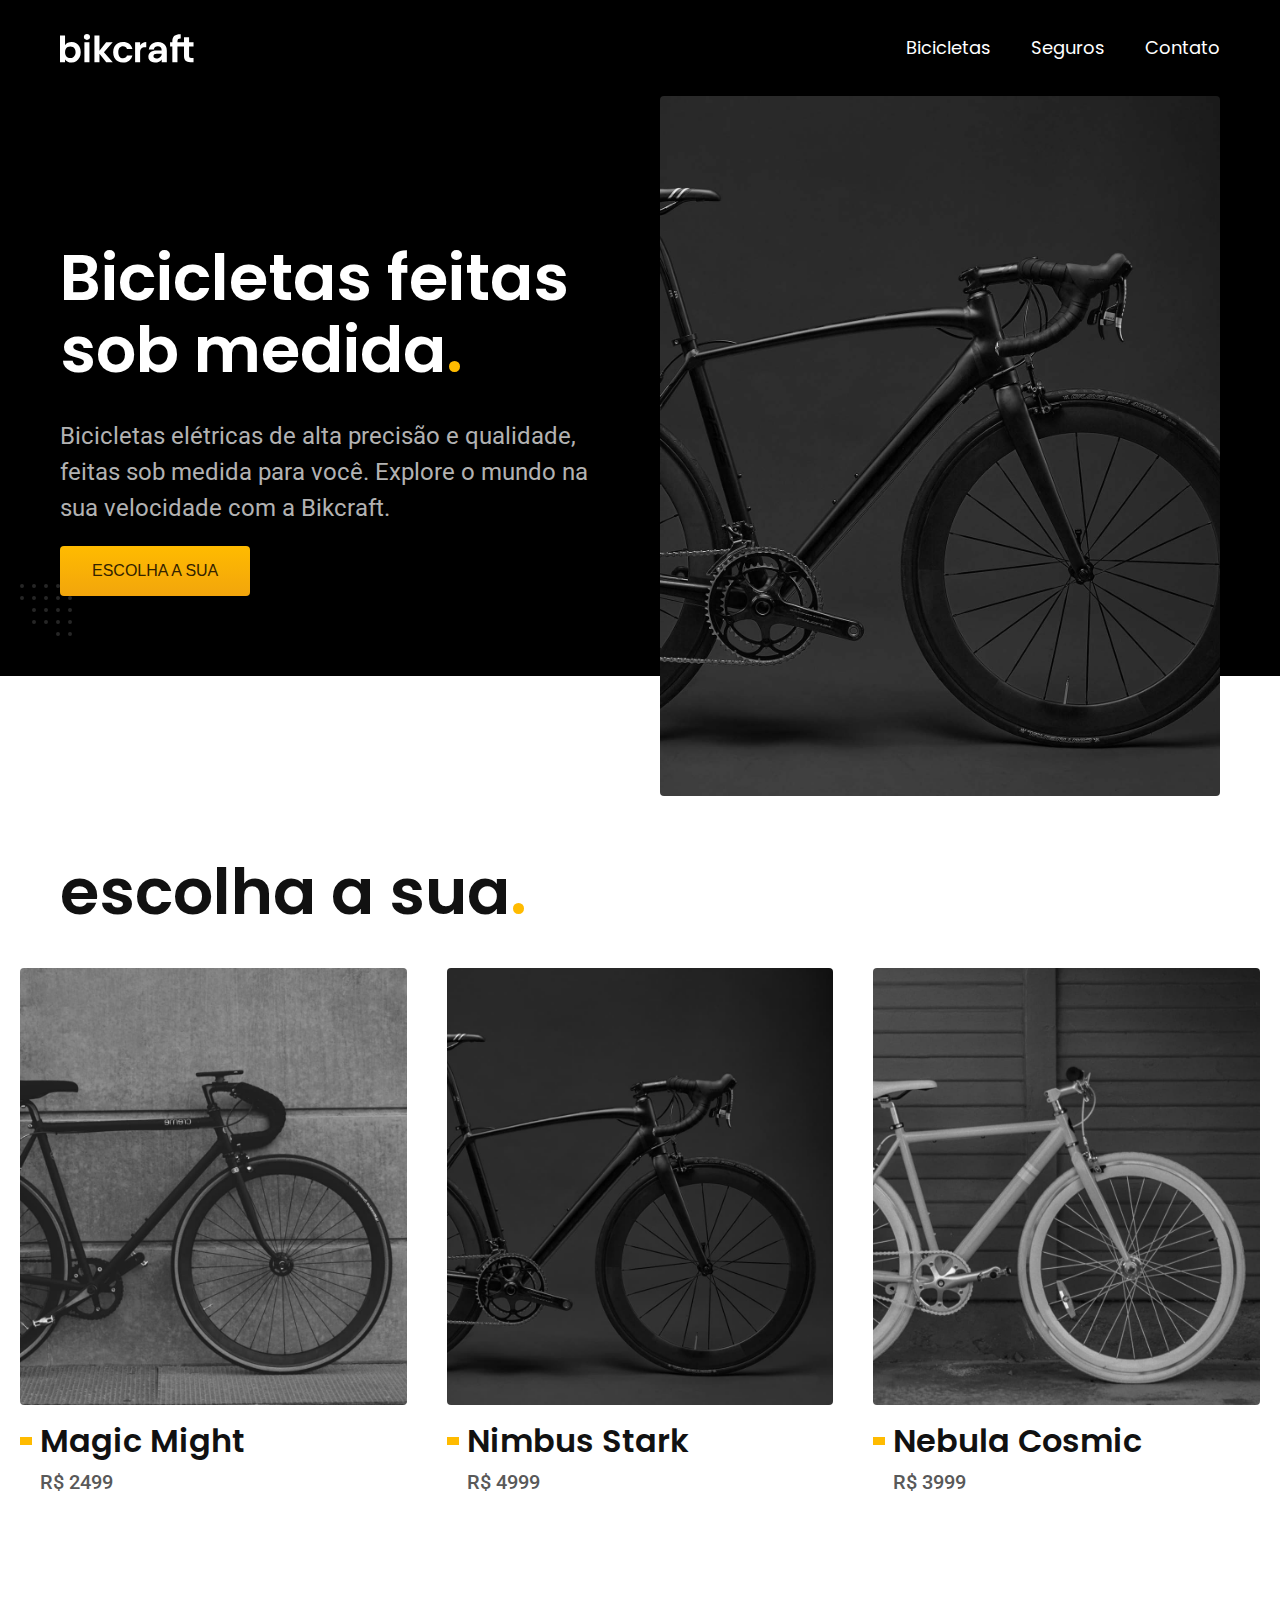
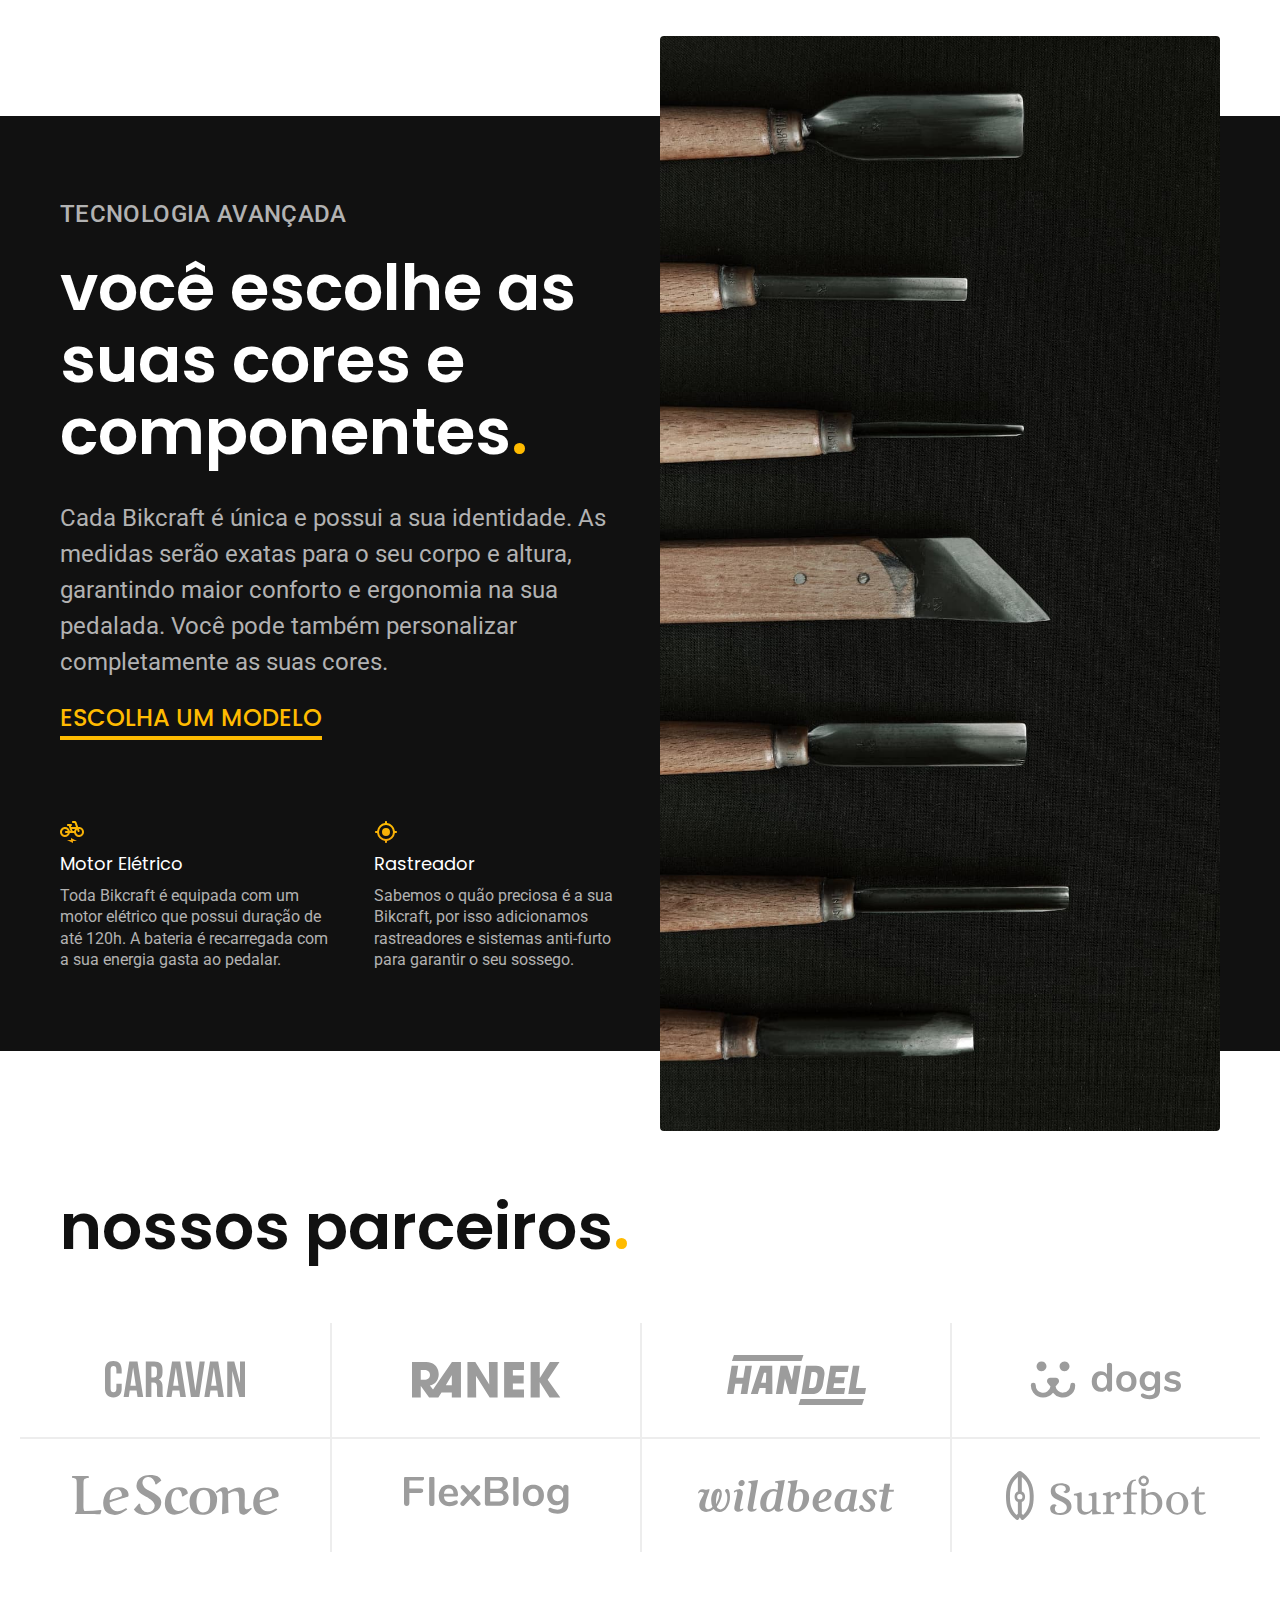
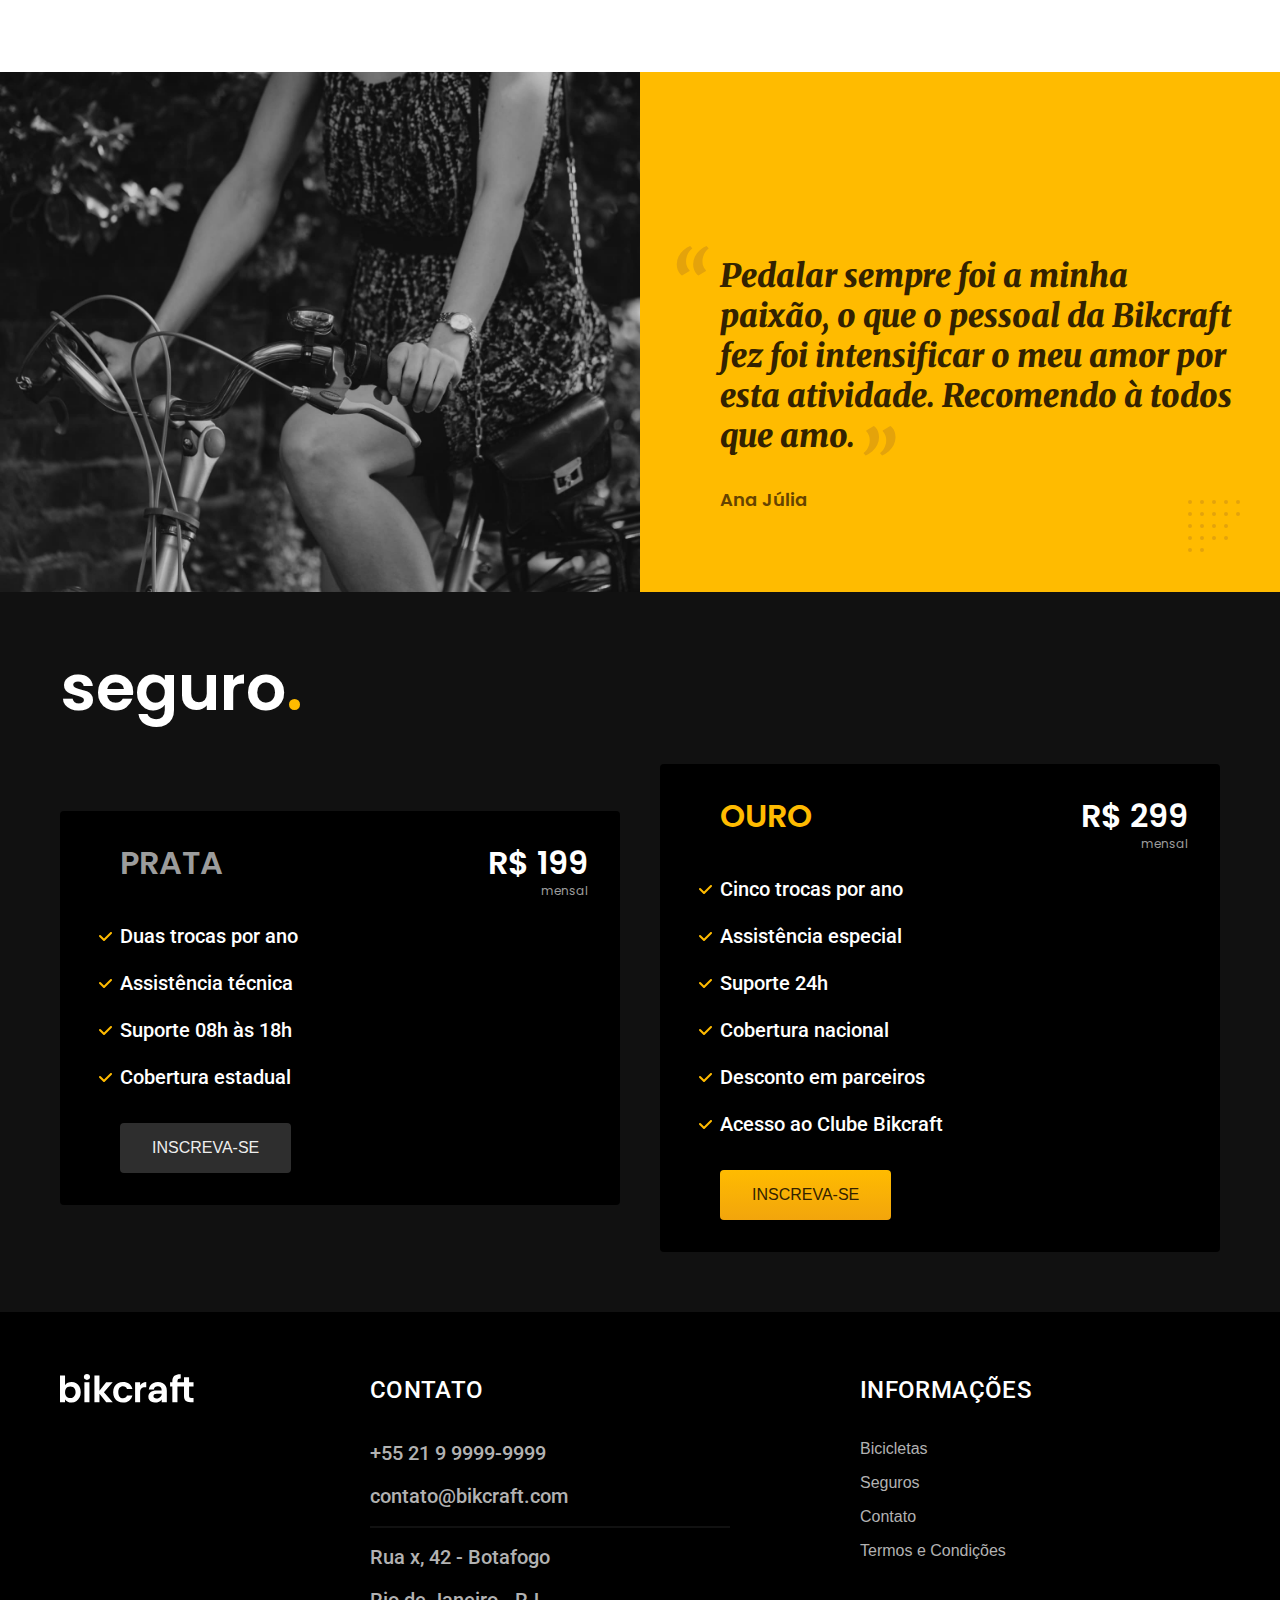
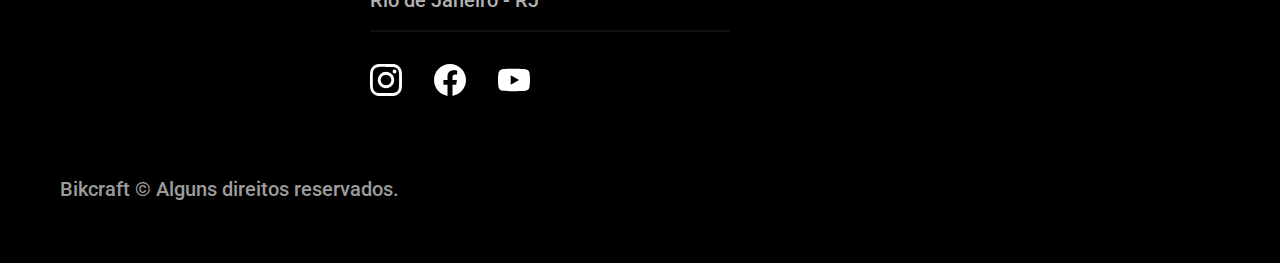
<file: index.html>
<!DOCTYPE html>
<html lang="pt-br">

<head>
  <meta charset="UTF-8">
  <meta name="viewport" content="width=device-width, initial-scale=1.0">
  <meta http-equiv="X-UA-Compatible" content="IE=edge">
  <meta name="description" content="Bicicletas elétricas de alta precisão e qualidade, feitas sob medida para você. Explore o mundo na sua velocidade com a Bikcraft.">
  <title>Bikcraft - Bicicletas Elétricas</title>

  <link rel="preload" href="./css/style.css" as="style">
  <link rel="stylesheet" href="./css/style.css">

  <link rel="preconnect" href="https://fonts.googleapis.com">
  <link rel="preconnect" href="https://fonts.gstatic.com" crossorigin>
  <link href="https://fonts.googleapis.com/css2?family=Poppins:wght@400;600&family=Roboto:wght@400;500&family=Merriweather:ital,wght@1,900&display=swap" rel="stylesheet">
</head>

<body>
  <header class="header-bg">
    <div class="header container">
      <a href="./">
        <img src="./img/bikcraft.svg" width="136" height="32" alt="Bikcraft">
      </a>
      <nav aria-label="primaria">
        <ul class="header-menu font-1-m cor-0">
          <li><a href="./bicicletas.html">Bicicletas</a></li>
          <li><a href="./seguros.html">Seguros</a></li>
          <li><a href="./contato.html">Contato</a></li>
        </ul>
      </nav>
    </div>
  </header>

  <main class="introducao-bg">
    <div class="introducao container">
      <div class="introducao-conteudo">
        <h1 class="font-1-xxl cor-0">Bicicletas feitas sob medida<span class="cor-p1">.</span></h1>
        <p class="font-2-l cor-5">Bicicletas elétricas de alta precisão e qualidade, feitas sob medida para você. Explore o mundo na sua velocidade com a Bikcraft.</p>
        <a class="botao" href="./bicicletas.html">Escolha a sua</a>
      </div>
      <picture>
        <source media="(max-width: 800px)" srcset="./img/bicicletas/nimbus.jpg">
        <img src="./img/fotos/introducao.jpg" width="1280" height="1600" alt="Bicicleta elétrica preta.">
      </picture>
    </div>
  </main>

  <article class="bibicletas-lista">
    <h2 class="container font-1-xxl">escolha a sua<span class="cor-p1">.</span></h2>

    <ul>
      <li>
        <a href="./bicicletas/magic.html">
          <img src="./img/bicicletas/magic-home.jpg" width="920" height="1040" alt="Bicileta preta">
          <h3 class="font-1-xl">Magic Might</h3>
          <span class="font-2-m cor-8">R$ 2499</span>
        </a>
      </li>

      <li>
        <a href="./bicicletas/nimbus.html">
          <img src="./img/bicicletas/nimbus-home.jpg" width="920" height="1040" alt="Bicileta preta">
          <h3 class="font-1-xl">Nimbus Stark</h3>
          <span class="font-2-m cor-8">R$ 4999</span>
        </a>
      </li>

      <li>
        <a href="./bicicletas/nebula.html">
          <img src="./img/bicicletas/nebula-home.jpg" width="920" height="1040" alt="Bicileta preta">
          <h3 class="font-1-xl">Nebula Cosmic</h3>
          <span class="font-2-m cor-8">R$ 3999</span>
        </a>
      </li>
    </ul>
  </article>

  <article class="tecnologia-bg">
    <div class="tecnologia container">
      <div class="tecnologia-conteudo">
        <span class="font-2-l-b cor-5">Tecnologia Avançada</span>
        <h2 class="font-1-xxl cor-0">você escolhe as suas cores e componentes<span class="cor-p1">.</span></h2>
        <p class="font-2-l cor-5">Cada Bikcraft é única e possui a sua identidade. As medidas serão exatas para o seu corpo e altura, garantindo maior conforto e ergonomia na sua pedalada. Você pode também personalizar completamente as suas cores.</p>
        <a class="link" href="./bicicletas.html">Escolha um modelo</a>
        <div class="tecnologia-vantagens">
          <div>
            <img src="./img/icones/eletrica.svg" width="24" height="24" alt="">
            <h3 class="font-1-m cor-0">Motor Elétrico</h3>
            <p class="font-2-s cor-5">Toda Bikcraft é equipada com um motor elétrico que possui duração de até 120h. A bateria é recarregada com a sua energia gasta ao pedalar.</p>
          </div>
          <div>
            <img src="./img/icones/rastreador.svg" width="24" height="24" alt="">
            <h3 class="font-1-m cor-0">Rastreador</h3>
            <p class="font-2-s cor-5">Sabemos o quão preciosa é a sua Bikcraft, por isso adicionamos rastreadores e sistemas anti-furto para garantir o seu sossego.</p>
          </div>
        </div>
      </div>

      <div class="tecnologia-imagem">
        <img src="./img/fotos/tecnologia.jpg" width="1200" height="1920" alt="">
      </div>
    </div>
  </article>

  <section class="parceiros" aria-label="Nossos Parceiros">
    <h2 class="container font-1-xxl">nossos parceiros<span class="cor-p1">.</span></h2>

    <ul>
      <li><img src="./img/parceiros/caravan.svg" width="140" height="38" alt="caravan"></li>
      <li><img src="./img/parceiros/ranek.svg" width="149" height="36" alt="ranek"></li>
      <li><img src="./img/parceiros/handel.svg" width="139" height="50" alt="handel"></li>
      <li><img src="./img/parceiros/dogs.svg" width="152" height="" alt="dogs"></li>
      <li><img src="./img/parceiros/lescone.svg" width="208" height="41" alt="lescone"></li>
      <li><img src="./img/parceiros/flexblog.svg" width="165" height="38" alt="flexblog"></li>
      <li><img src="./img/parceiros/wildbeast.svg" width="196" height="34" alt="wildbeast"></li>
      <li><img src="./img/parceiros/surfbot.svg" width="200" height="49" alt="surfbot"></li>
    </ul>
  </section>

  <section class="depoimento" aria-label="Depoimentos">
    <div>
      <img src="./img/fotos/depoimento.jpg" width="1560" height="1360" alt="Pessoa pedalando uma bicileta Bikcraft">
    </div>

    <div class="depoimento-conteudo">
      <blockquote class="font-1-xl cor-p5">
        <p>Pedalar sempre foi a minha paixão, o que o pessoal da Bikcraft fez foi intensificar o meu amor por esta atividade. Recomendo à todos que amo.</p>
      </blockquote>
      <span class="font-1-m-b cor-p4">Ana Júlia</span>
    </div>
  </section>

  <article class="seguros-bg">
    <div class="seguros container">
      <h2 class="font-1-xxl cor-0">seguro<span class="cor-p1">.</span></h2>
      <div class="seguros-item">
        <h3 class="font-1-xl cor-6">PRATA</h3>
        <span class="font-1-xl cor-0">R$ 199 <span class="font-1-xs cor-6">mensal</span></span>
        <ul class="font-2-m cor-0">
          <li>Duas trocas por ano</li>
          <li>Assistência técnica</li>
          <li>Suporte 08h às 18h</li>
          <li>Cobertura estadual</li>
        </ul>
        <a class="botao secundario" href="./orcamento.html">Inscreva-se</a>
      </div>
      <div class="seguros-item">
        <h3 class="font-1-xl cor-p1">OURO</h3>
        <span class="font-1-xl cor-0">R$ 299 <span class="font-1-xs cor-6">mensal</span></span>
        <ul class="font-2-m cor-0">
          <li>Cinco trocas por ano</li>
          <li>Assistência especial</li>
          <li>Suporte 24h</li>
          <li>Cobertura nacional</li>
          <li>Desconto em parceiros</li>
          <li>Acesso ao Clube Bikcraft</li>
        </ul>
        <a class="botao" href="./orcamento.html">Inscreva-se</a>
      </div>
    </div>
  </article>

  <footer class="footer-bg">
    <div class="footer container">
      <img src="./img/bikcraft.svg" width="136" height="32" alt="Bikcraft">
      <div class="footer-contato">
        <h3 class="font-2-l-b cor-0">Contato</h3>
        <ul class="font-2-m cor-5">
          <li><a href="tel:+5521999999999">+55 21 9 9999-9999</a></li>
          <li><a href="mailto: contato@bikcraft.com">contato@bikcraft.com</a></li>
          <li>Rua x, 42 - Botafogo</li>
          <li>Rio de Janeiro - RJ</li>
        </ul>
        <div class="footer-redes">
          <a href="./">
            <img src="./img/redes/instagram.svg" width="32" height="32" alt="Instagram">
          </a>
          <a href="./">
            <img src="./img/redes/facebook.svg" width="32" height="32" alt="Facebook">
          </a>
          <a href="./">
            <img src="./img/redes/youtube.svg" width="32" height="32" alt="YouTube">
          </a>
        </div>
      </div>
      <div class="footer-informacoes">
        <h3 class="font-2-l-b cor-0">Informações</h3>
        <nav>
          <ul class="font-1-m1 cor-5">
            <li><a href="./bicicletas.html">Bicicletas</a></li>
            <li><a href="./seguros.html">Seguros</a></li>
            <li><a href="./contato.html">Contato</a></li>
            <li><a href="./termos.html">Termos e Condições</a></li>
          </ul>
        </nav>
      </div>
      <p class="footer-copy font-2-m cor-6">Bikcraft © Alguns direitos reservados.</p>
    </div>
  </footer>
</body>

</html>
</file>
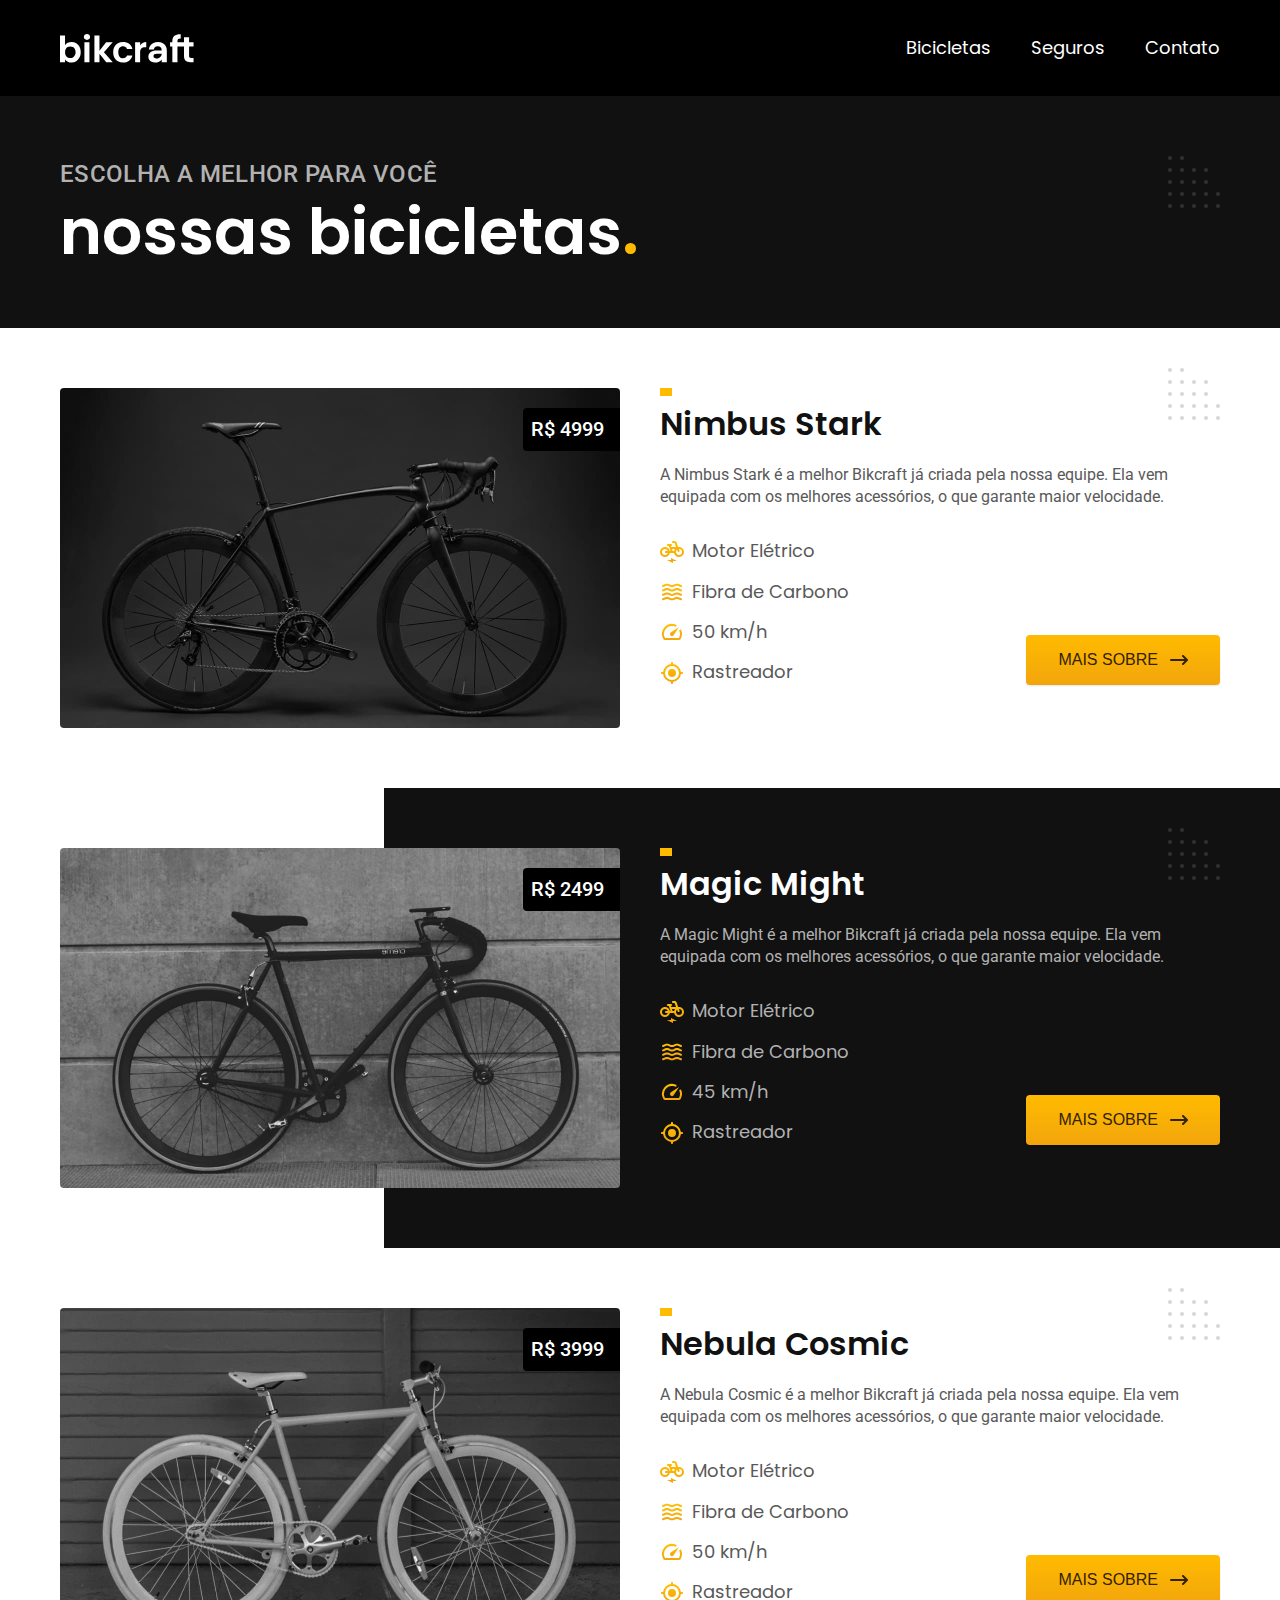
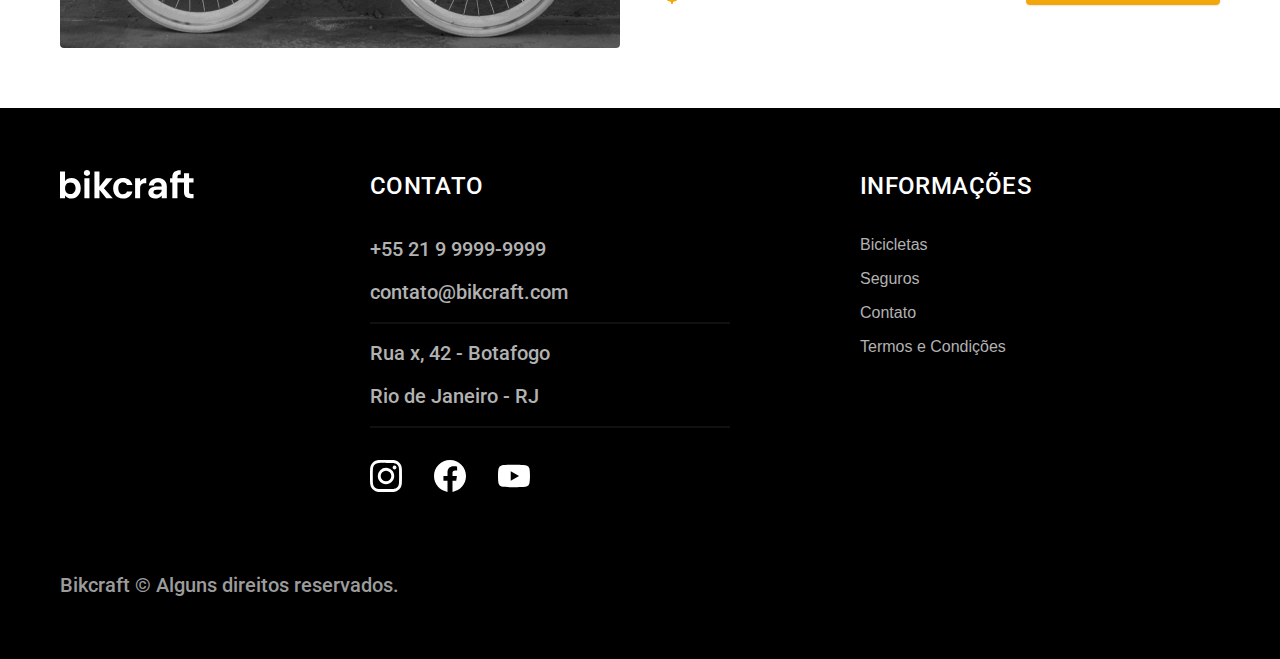
<file: bicicletas.html>
<!DOCTYPE html>
<html lang="pt-br">

<head>
  <meta charset="UTF-8">
  <meta name="viewport" content="width=device-width, initial-scale=1.0">
  <meta http-equiv="X-UA-Compatible" content="IE=edge">

  <title>Bicicletas | Bikcraft</title>
  <meta name="description" content="Bicicletas.">

  <link rel="preload" href="./css/style.css" as="style">
  <link rel="stylesheet" href="./css/style.css">
  <link rel="preconnect" href="https://fonts.googleapis.com">
  <link rel="preconnect" href="https://fonts.gstatic.com" crossorigin>
  <link href="https://fonts.googleapis.com/css2?family=Poppins:wght@400;600&family=Roboto:wght@400;500&family=Merriweather:ital,wght@1,900&display=swap" rel="stylesheet">
</head>

<body id="bicicletas">
  <header class="header-bg">
    <div class="header container">
      <a href="./">
        <img src="./img/bikcraft.svg" alt="Bikcraft">
      </a>
      <nav aria-label="primaria">
        <ul class="header-menu font-1-m cor-0">
          <li><a href="./bicicletas.html">Bicicletas</a></li>
          <li><a href="./seguros.html">Seguros</a></li>
          <li><a href="./contato.html">Contato</a></li>
        </ul>
      </nav>
    </div>
  </header>

  <main>
    <div class="titulo-bg">
      <div class="titulo container">
        <p class="font-2-l-b cor-5">Escolha a melhor para você</p>
        <h1 class="font-1-xxl cor-0">nossas bicicletas<span class="cor-p1">.</span></h1>
      </div>
    </div>

    <div class="bicicletas-bg">
      <div class="bicicletas container">
        <div class="bicicletas-imagem">
          <img src="./img/bicicletas/nimbus.jpg" alt="Bicicleta Preta">
          <span class="font-2-m cor-0">R$ 4999</span>
        </div>
        <div class="bicicletas-conteudo">
          <h2 class="font-1-xl">Nimbus Stark</h2>
          <p class="font-2-s cor-8">A Nimbus Stark é a melhor Bikcraft já criada pela nossa equipe. Ela vem equipada com os melhores acessórios, o que garante maior velocidade.</p>
          <ul class="font-1-m cor-8">
            <li><img src="./img/icones/eletrica.svg" alt="">
              Motor Elétrico
            </li>
            <li><img src="./img/icones/carbono.svg" alt="">
              Fibra de Carbono
            </li>
            <li><img src="./img/icones/velocidade.svg" alt="">
              50 km/h
            </li>
            <li><img src="./img/icones/rastreador.svg" alt="">
              Rastreador
            </li>
          </ul>
          <a class="botao seta" href="./bicicletas/nimbus.html">Mais Sobre</a>
        </div>
      </div>
    </div>

    <div class="bicicletas-bg">
      <div class="bicicletas container">
        <div class="bicicletas-imagem">
          <img src="./img/bicicletas/magic.jpg" alt="Bicicleta Preta">
          <span class="font-2-m cor-0">R$ 2499</span>
        </div>
        <div class="bicicletas-conteudo">
          <h2 class="font-1-xl cor-0">Magic Might</h2>
          <p class="font-2-s cor-5">A Magic Might é a melhor Bikcraft já criada pela nossa equipe. Ela vem equipada com os melhores acessórios, o que garante maior velocidade.</p>
          <ul class="font-1-m cor-5">
            <li><img src="./img/icones/eletrica.svg" alt="">
              Motor Elétrico
            </li>
            <li><img src="./img/icones/carbono.svg" alt="">
              Fibra de Carbono
            </li>
            <li><img src="./img/icones/velocidade.svg" alt="">
              45 km/h
            </li>
            <li><img src="./img/icones/rastreador.svg" alt="">
              Rastreador
            </li>
          </ul>
          <a class="botao seta" href="./bicicletas/magic.html">Mais Sobre</a>

        </div>
      </div>
    </div>

    <div class="bicicletas-bg">
      <div class="bicicletas container">
        <div class="bicicletas-imagem">
          <img src="./img/bicicletas/nebula.jpg" alt="Bicicleta Preta">
          <span class="font-2-m cor-0">R$ 3999</span>
        </div>
        <div class="bicicletas-conteudo">
          <h2 class="font-1-xl">Nebula Cosmic</h2>
          <p class="font-2-s cor-8">A Nebula Cosmic é a melhor Bikcraft já criada pela nossa equipe. Ela vem equipada com os melhores acessórios, o que garante maior velocidade.</p>
          <ul class="font-1-m cor-8">
            <li><img src="./img/icones/eletrica.svg" alt="">
              Motor Elétrico
            </li>
            <li><img src="./img/icones/carbono.svg" alt="">
              Fibra de Carbono
            </li>
            <li><img src="./img/icones/velocidade.svg" alt="">
              50 km/h
            </li>
            <li><img src="./img/icones/rastreador.svg" alt="">
              Rastreador
            </li>
          </ul>
          <a class="botao seta" href="./bicicletas/nebula.html">Mais Sobre</a>
        </div>
      </div>
    </div>

  </main>

  <footer class="footer-bg">
    <div class="footer container">
      <img src="./img/bikcraft.svg" alt="Bikcraft">
      <div class="footer-contato">
        <h3 class="font-2-l-b cor-0">Contato</h3>
        <ul class="font-2-m cor-5">
          <li><a href="tel:+5521999999999">+55 21 9 9999-9999</a></li>
          <li><a href="mailto: contato@bikcraft.com">contato@bikcraft.com</a></li>
          <li>Rua x, 42 - Botafogo</li>
          <li>Rio de Janeiro - RJ</li>
        </ul>
        <div class="footer-redes">
          <a href="./">
            <img src="./img/redes/instagram.svg" alt="Instagram">
          </a>
          <a href="./">
            <img src="./img/redes/facebook.svg" alt="Facebook">
          </a>
          <a href="./">
            <img src="./img/redes/youtube.svg" alt="YouTube">
          </a>
        </div>
      </div>
      <div class="footer-informacoes">
        <h3 class="font-2-l-b cor-0">Informações</h3>
        <nav>
          <ul class="font-1-m1 cor-5">
            <li><a href="./bicicletas.html">Bicicletas</a></li>
            <li><a href="./seguros.html">Seguros</a></li>
            <li><a href="./contato.html">Contato</a></li>
            <li><a href="./termos.html">Termos e Condições</a></li>
          </ul>
        </nav>
      </div>
      <p class="footer-copy font-2-m cor-6">Bikcraft © Alguns direitos reservados.</p>
    </div>
  </footer>
</body>

</html>
</file>
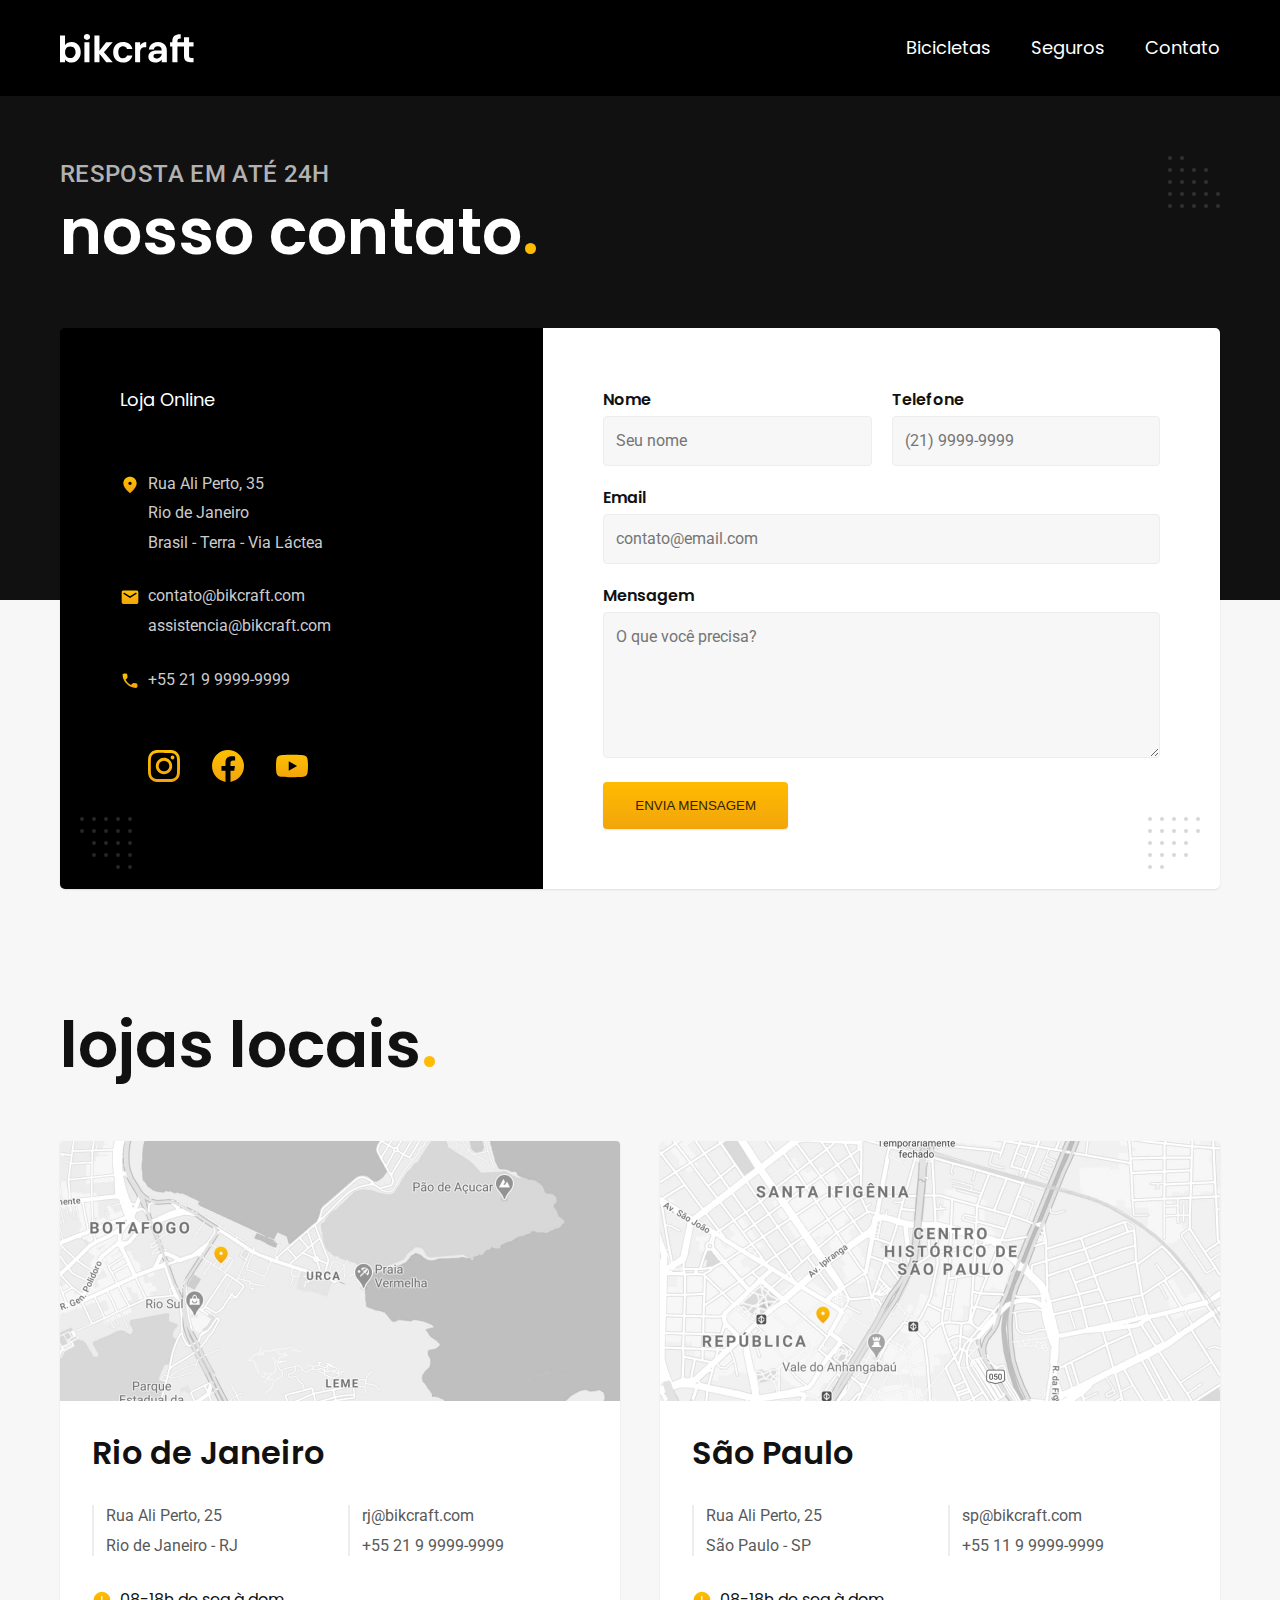
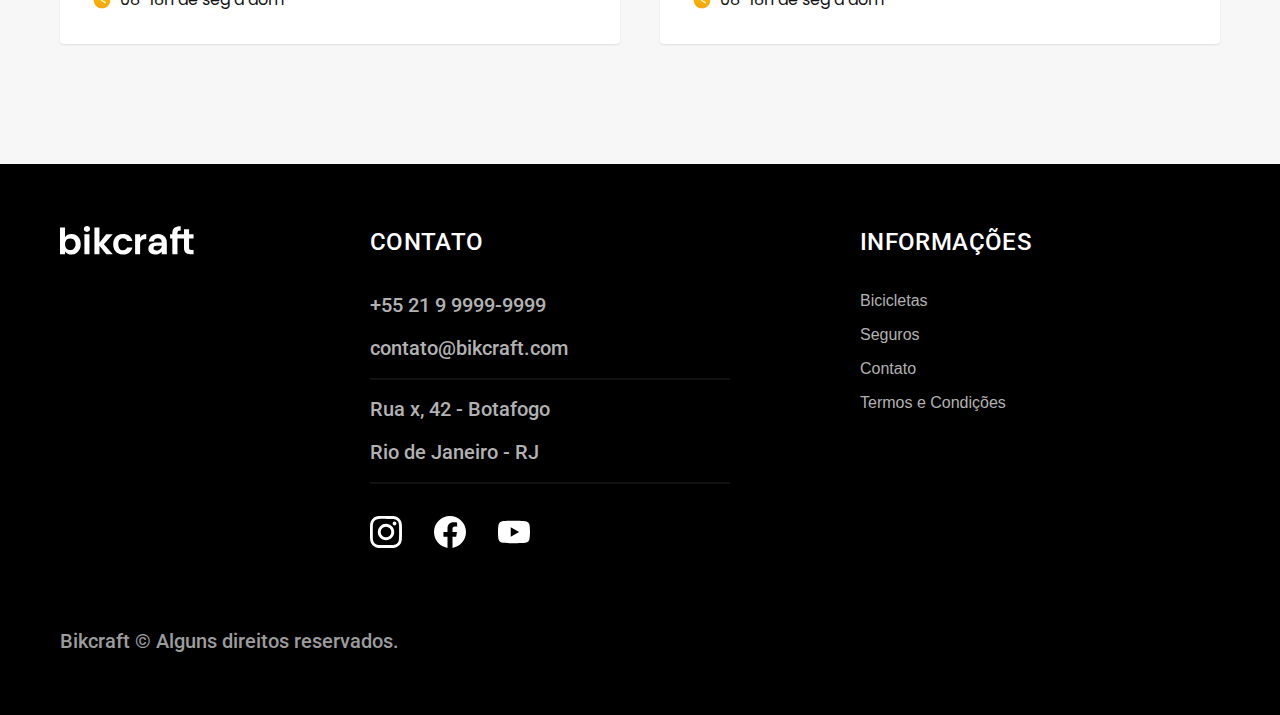
<file: contato.html>
<!DOCTYPE html>
<html lang="pt-br">

<head>
  <meta charset="UTF-8">
  <meta name="viewport" content="width=device-width, initial-scale=1.0">
  <meta http-equiv="X-UA-Compatible" content="IE=edge">

  <title>Contato | Bikcraft</title>
  <meta name="description" content="Termos e Condições.">

  <link rel="preload" href="./css/style.css" as="style">
  <link rel="stylesheet" href="./css/style.css">
  <link rel="preconnect" href="https://fonts.googleapis.com">
  <link rel="preconnect" href="https://fonts.gstatic.com" crossorigin>
  <link href="https://fonts.googleapis.com/css2?family=Poppins:wght@400;600&family=Roboto:wght@400;500&family=Merriweather:ital,wght@1,900&display=swap" rel="stylesheet">
</head>

<body id="contato">
  <header class="header-bg">
    <div class="header container">
      <a href="./">
        <img src="./img/bikcraft.svg" alt="Bikcraft">
      </a>
      <nav aria-label="primaria">
        <ul class="header-menu font-1-m cor-0">
          <li><a href="./bicicletas.html">Bicicletas</a></li>
          <li><a href="./seguros.html">Seguros</a></li>
          <li><a href="./contato.html">Contato</a></li>
        </ul>
      </nav>
    </div>
  </header>

  <main>
    <div class="titulo-bg">
      <div class="titulo container">
        <p class="font-2-l-b cor-5">Resposta em até 24h</p>
        <h1 class="font-1-xxl cor-0">nosso contato<span class="cor-p1">.</span></h1>
      </div>
    </div>

    <div class="contato container">
      <section class="contato-dados" aria-label="Endereço">
        <h2 class="font-1-m cor-0">Loja Online</h2>
        <div class="contato-endereco font-2-s cor-4">
          <p>Rua Ali Perto, 35</p>
          <p>Rio de Janeiro</p>
          <p>Brasil - Terra - Via Láctea</p>
        </div>
        <address class="contato-meios font-2-s cor-4">
          <a href="mailto:contato@bikcraft.com">contato@bikcraft.com</a>
          <a href="mailto:assistencia@bikcraft.com">assistencia@bikcraft.com</a>
          <a href="tel:+5521999999999">+55 21 9 9999-9999</a>
        </address>
        <div class="contato-redes">
          <a href="./">
            <img src="./img/redes/instagram-p.svg" alt="Instagram">
          </a>
          <a href="./">
            <img src="./img/redes/facebook-p.svg" alt="Facebook">
          </a>
          <a href="./">
            <img src="./img/redes/youtube-p.svg" alt="YouTube">
          </a>
        </div>
      </section>
      <section class="contato-formulario" aria-label="Formulário">
        <form class="form" action="./contato.html">
          <div>
            <label for="nome">Nome</label>
            <input type="text" id="nome" name="nome" placeholder="Seu nome">
          </div>
          <div>
            <label for="telefone">Telefone</label>
            <input type="text" id="telefone" name="telefone" placeholder="(21) 9999-9999">
          </div>
          <div class="col-2">
            <label for="email">Email</label>
            <input type="email" id="email" name="email" placeholder="contato@email.com">
          </div>
          <div class="col-2">
            <label for="mensagem">Mensagem</label>
            <textarea rows="5" id="mensagem" name="mensagem" placeholder="O que você precisa?"></textarea>
          </div>
          <button class="botao col-2">Envia Mensagem</button>
        </form>
      </section>
    </div>

    <article class="lojas container">
      <h2 class="font-1-xxl">lojas locais<span class="cor-p1">.</span></h2>
      <div class="lojas-item">
        <img src="./img/lojas/rj.jpg" alt="mapa marcando o endereço em Rua Ali Perto, 25, Rio de Janeiro - RJ">
        <div class="lojas-conteudo">
          <h3 class="font-1-xl">Rio de Janeiro</h3>
          <div class="lojas-dados font-2-s cor-8">
            <p>Rua Ali Perto, 25</p>
            <p>Rio de Janeiro - RJ</p>
          </div>
          <div class="lojas-dados font-2-s cor-8">
            <a href="mailto:rj@bikcraft.com">rj@bikcraft.com</a>
            <a href="tel:+5521999999999">+55 21 9 9999-9999</a>
          </div>
          <p class="lojas-tempo font-1-s"><img src="./img/icones/horario.svg" alt="">08-18h de seg à dom</p>
        </div>
      </div>

      <div class="lojas-item">
        <img src="./img/lojas/sp.jpg" alt="mapa marcando o endereço em Rua Ali Perto, 25, São Paulo - SP">
        <div class="lojas-conteudo">
          <h3 class="font-1-xl">São Paulo</h3>
          <div class="lojas-dados font-2-s cor-8">
            <p>Rua Ali Perto, 25</p>
            <p>São Paulo - SP</p>
          </div>
          <div class="lojas-dados font-2-s cor-8">
            <a href="mailto:sp@bikcraft.com">sp@bikcraft.com</a>
            <a href="tel:+5521999999999">+55 11 9 9999-9999</a>
          </div>
          <p class="lojas-tempo font-1-s"><img src="./img/icones/horario.svg" alt="">08-18h de seg à dom</p>
        </div>
      </div>
    </article>

  </main>

  <footer class="footer-bg">
    <div class="footer container">
      <img src="./img/bikcraft.svg" alt="Bikcraft">
      <div class="footer-contato">
        <h3 class="font-2-l-b cor-0">Contato</h3>
        <ul class="font-2-m cor-5">
          <li><a href="tel:+5521999999999">+55 21 9 9999-9999</a></li>
          <li><a href="mailto: contato@bikcraft.com">contato@bikcraft.com</a></li>
          <li>Rua x, 42 - Botafogo</li>
          <li>Rio de Janeiro - RJ</li>
        </ul>
        <div class="footer-redes">
          <a href="./">
            <img src="./img/redes/instagram.svg" alt="Instagram">
          </a>
          <a href="./">
            <img src="./img/redes/facebook.svg" alt="Facebook">
          </a>
          <a href="./">
            <img src="./img/redes/youtube.svg" alt="YouTube">
          </a>
        </div>
      </div>
      <div class="footer-informacoes">
        <h3 class="font-2-l-b cor-0">Informações</h3>
        <nav>
          <ul class="font-1-m1 cor-5">
            <li><a href="./bicicletas.html">Bicicletas</a></li>
            <li><a href="./seguros.html">Seguros</a></li>
            <li><a href="./contato.html">Contato</a></li>
            <li><a href="./termos.html">Termos e Condições</a></li>
          </ul>
        </nav>
      </div>
      <p class="footer-copy font-2-m cor-6">Bikcraft © Alguns direitos reservados.</p>
    </div>
  </footer>
</body>

</html>
</file>
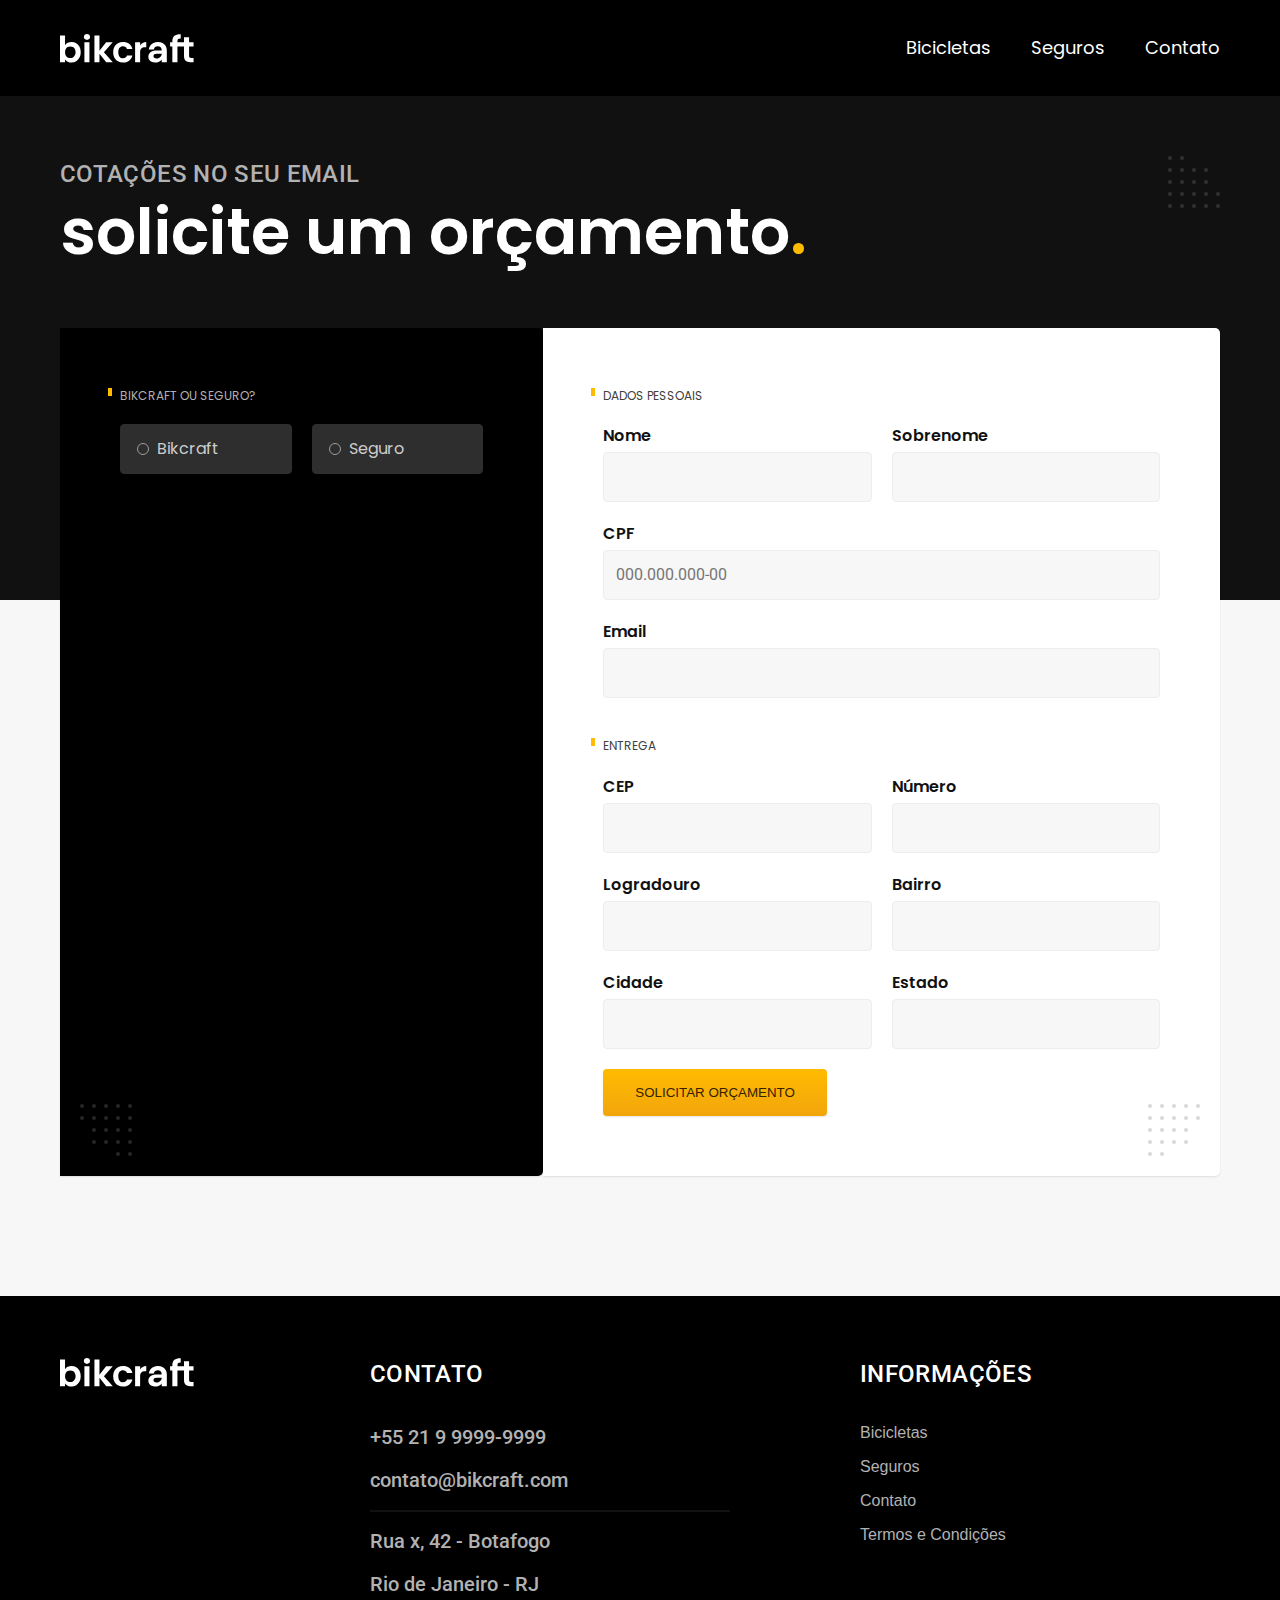
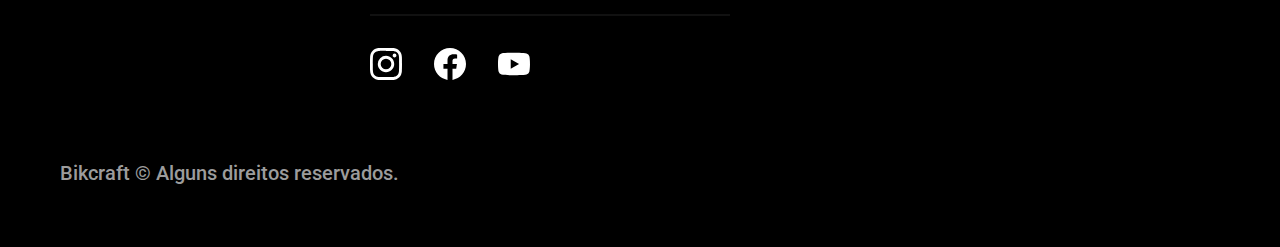
<file: orcamento.html>
<!DOCTYPE html>
<html lang="pt-br">

<head>
  <meta charset="UTF-8">
  <meta name="viewport" content="width=device-width, initial-scale=1.0">
  <meta http-equiv="X-UA-Compatible" content="IE=edge">

  <title>Orçamento | Bikcraft</title>
  <meta name="description" content="Orçamento.">

  <link rel="preload" href="./css/style.css" as="style">
  <link rel="stylesheet" href="./css/style.css">
  <link rel="preconnect" href="https://fonts.googleapis.com">
  <link rel="preconnect" href="https://fonts.gstatic.com" crossorigin>
  <link href="https://fonts.googleapis.com/css2?family=Poppins:wght@400;600&family=Roboto:wght@400;500&family=Merriweather:ital,wght@1,900&display=swap" rel="stylesheet">
</head>

<body id="orcamento">
  <header class="header-bg">
    <div class="header container">
      <a href="./">
        <img src="./img/bikcraft.svg" alt="Bikcraft">
      </a>
      <nav aria-label="primaria">
        <ul class="header-menu font-1-m cor-0">
          <li><a href="./bicicletas.html">Bicicletas</a></li>
          <li><a href="./seguros.html">Seguros</a></li>
          <li><a href="./contato.html">Contato</a></li>
        </ul>
      </nav>
    </div>
  </header>

  <main>
    <div class="titulo-bg">
      <div class="titulo container">
        <p class="font-2-l-b cor-5">Cotações no seu email</p>
        <h1 class="font-1-xxl cor-0">solicite um orçamento<span class="cor-p1">.</span></h1>
      </div>
    </div>

    <form class="orcamento container" action="./">

      <div class="orcamento-produto">
        <h2 class="font-1-xs cor-5">Bikcraft ou Seguro?</h2>

        <input type="radio" name="tipo" value="bikcraft" id="bikcraft">
        <label for="bikcraft">Bikcraft</label>

        <input type="radio" name="tipo" value="seguro" id="seguro">
        <label for="seguro">Seguro</label>

        <div class="orcamento-conteudo" id="orcamento-bikcraft">
          <h2 class="font-1-xs cor-5">Escolha a sua</h2>

          <input type="radio" name="produto" value="nimbus" id="nimbus">
          <label for="nimbus">Nimbus Stark <span>R$ 4999</span></label>
          <div class="orcamento-detalhes">
            <ul class="font-1-xs cor-8">
              <li><img src="./img/icones/eletrica.svg" alt="">Motor Elétrico</li>
              <li><img src="./img/icones/carbono.svg" alt="">Motor Carbono</li>
              <li><img src="./img/icones/velocidade.svg" alt="">50 km/h</li>
              <li><img src="./img/icones/rastreador.svg" alt="">Rastreador</li>
            </ul>
            <img src="./img//bicicletas/nimbus.jpg" alt="Bicicleta Preta">
          </div>

          <input type="radio" name="produto" value="magic" id="magic">
          <label for="magic">Magic Might <span>R$ 2499</span></label>
          <div class="orcamento-detalhes">
            <ul class="font-1-xs cor-8">
              <li><img src="./img/icones/eletrica.svg" alt="">Motor Elétrico</li>
              <li><img src="./img/icones/carbono.svg" alt="">Motor Carbono</li>
              <li><img src="./img/icones/velocidade.svg" alt="">50 km/h</li>
              <li><img src="./img/icones/rastreador.svg" alt="">Rastreador</li>
            </ul>
            <img src="./img//bicicletas/magic.jpg" alt="Bicicleta Preta">
          </div>

          <input type="radio" name="produto" value="nebulosa" id="nebulosa">
          <label for="nebulosa">Nebulosa Cosmic <span>R$ 3999</span></label>
          <div class="orcamento-detalhes">
            <ul class="font-1-xs cor-8">
              <li><img src="./img/icones/eletrica.svg" alt="">Motor Elétrico</li>
              <li><img src="./img/icones/carbono.svg" alt="">Motor Carbono</li>
              <li><img src="./img/icones/velocidade.svg" alt="">0 km/h</li>
              <li><img src="./img/icones/rastreador.svg" alt="">Rastreador</li>
            </ul>
            <img src="./img//bicicletas/nebula.jpg" alt="Bicicleta Preta">
          </div>

        </div>

        <div class="orcamento-conteudo" id="orcamento-seguro">
          <h2 class="font-1-xs cor-5">Escolha o plano</h2>

          <input type="radio" name="produto" value="prata" id="prata">
          <label for="prata">Prata <span>R$ 199</span></label>

          <input type="radio" name="produto" value="ouro" id="ouro">
          <label for="ouro">Ouro <span>R$ 299</span></label>
        </div>
      </div>

      <div class="orcamento-dados form">
        <h2 class="font-1-xs cor-9 col-2">Dados pessoais</h2>
        <div>
          <label for="nome">Nome</label>
          <input type="text" id="nome" name="nome">
        </div>
        <div>
          <label for="sobrenome">Sobrenome</label>
          <input type="text" id="sobrenome" name="sobrenome">
        </div>
        <div class="col-2">
          <label for="cpf">CPF</label>
          <input type="text" id="cpf" name="cpf" placeholder="000.000.000-00">
        </div>
        <div class="col-2">
          <label for="email">Email</label>
          <input type="email" id="email" name="email">
        </div>

        <h2 class="font-1-xs cor-9 col-2">Entrega</h2>
        <div>
          <label for="cep">CEP</label>
          <input type="text" id="cep" name="cep">
        </div>
        <div>
          <label for="numero">Número</label>
          <input type="text" id="numero" name="numero">
        </div>
        <div>
          <label for="logradouro">Logradouro</label>
          <input type="text" id="logradouro" name="logradouro">
        </div>
        <div>
          <label for="bairro">Bairro</label>
          <input type="text" id="bairro" name="bairro">
        </div>
        <div>
          <label for="cidade">Cidade</label>
          <input type="text" id="cidade" name="cidade">
        </div>
        <div>
          <label for="estado">Estado</label>
          <input type="text" id="estado" name="estado">
        </div>
        <button class="botao col-2">Solicitar Orçamento</button>

      </div>

    </form>

  </main>

  <footer class="footer-bg">
    <div class="footer container">
      <img src="./img/bikcraft.svg" alt="Bikcraft">
      <div class="footer-contato">
        <h3 class="font-2-l-b cor-0">Contato</h3>
        <ul class="font-2-m cor-5">
          <li><a href="tel:+5521999999999">+55 21 9 9999-9999</a></li>
          <li><a href="mailto: contato@bikcraft.com">contato@bikcraft.com</a></li>
          <li>Rua x, 42 - Botafogo</li>
          <li>Rio de Janeiro - RJ</li>
        </ul>
        <div class="footer-redes">
          <a href="./">
            <img src="./img/redes/instagram.svg" alt="Instagram">
          </a>
          <a href="./">
            <img src="./img/redes/facebook.svg" alt="Facebook">
          </a>
          <a href="./">
            <img src="./img/redes/youtube.svg" alt="YouTube">
          </a>
        </div>
      </div>
      <div class="footer-informacoes">
        <h3 class="font-2-l-b cor-0">Informações</h3>
        <nav>
          <ul class="font-1-m1 cor-5">
            <li><a href="./bicicletas.html">Bicicletas</a></li>
            <li><a href="./seguros.html">Seguros</a></li>
            <li><a href="./contato.html">Contato</a></li>
            <li><a href="./termos.html">Termos e Condições</a></li>
          </ul>
        </nav>
      </div>
      <p class="footer-copy font-2-m cor-6">Bikcraft © Alguns direitos reservados.</p>
    </div>
  </footer>
</body>

</html>
</file>
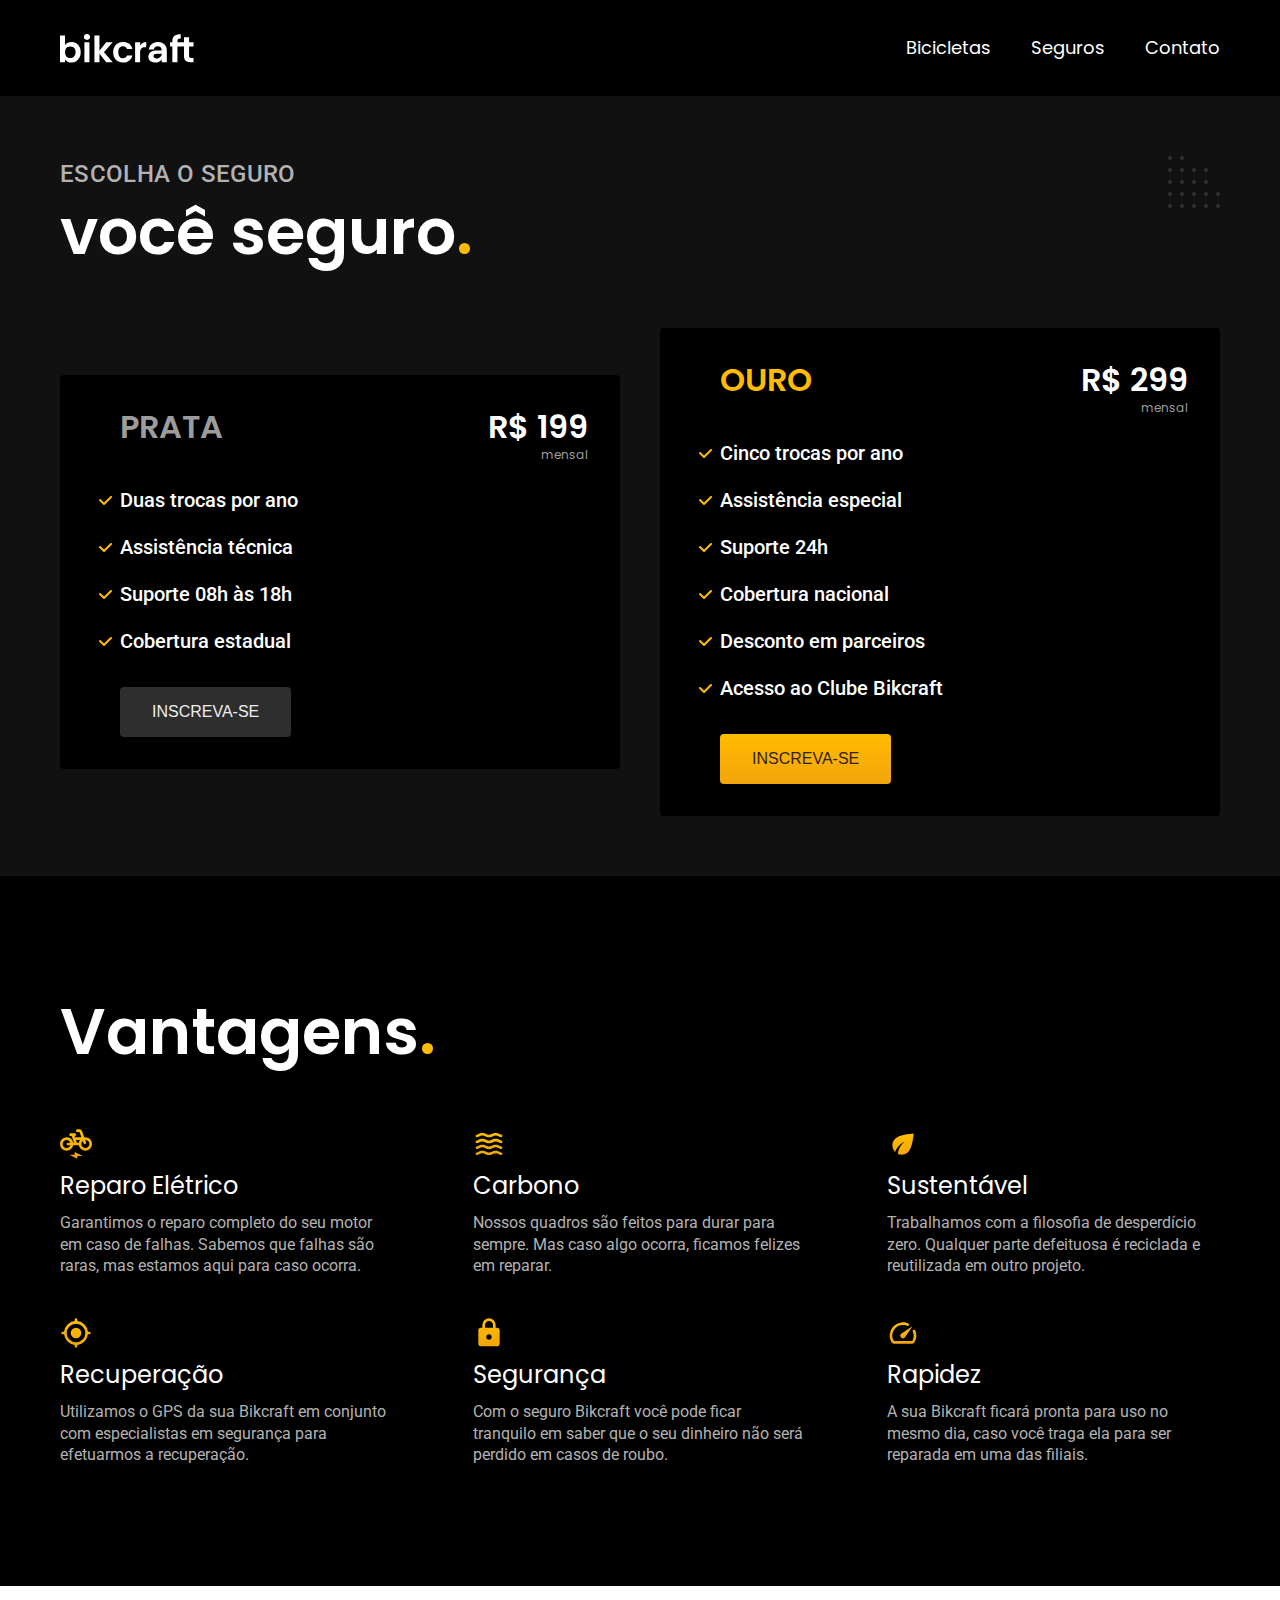
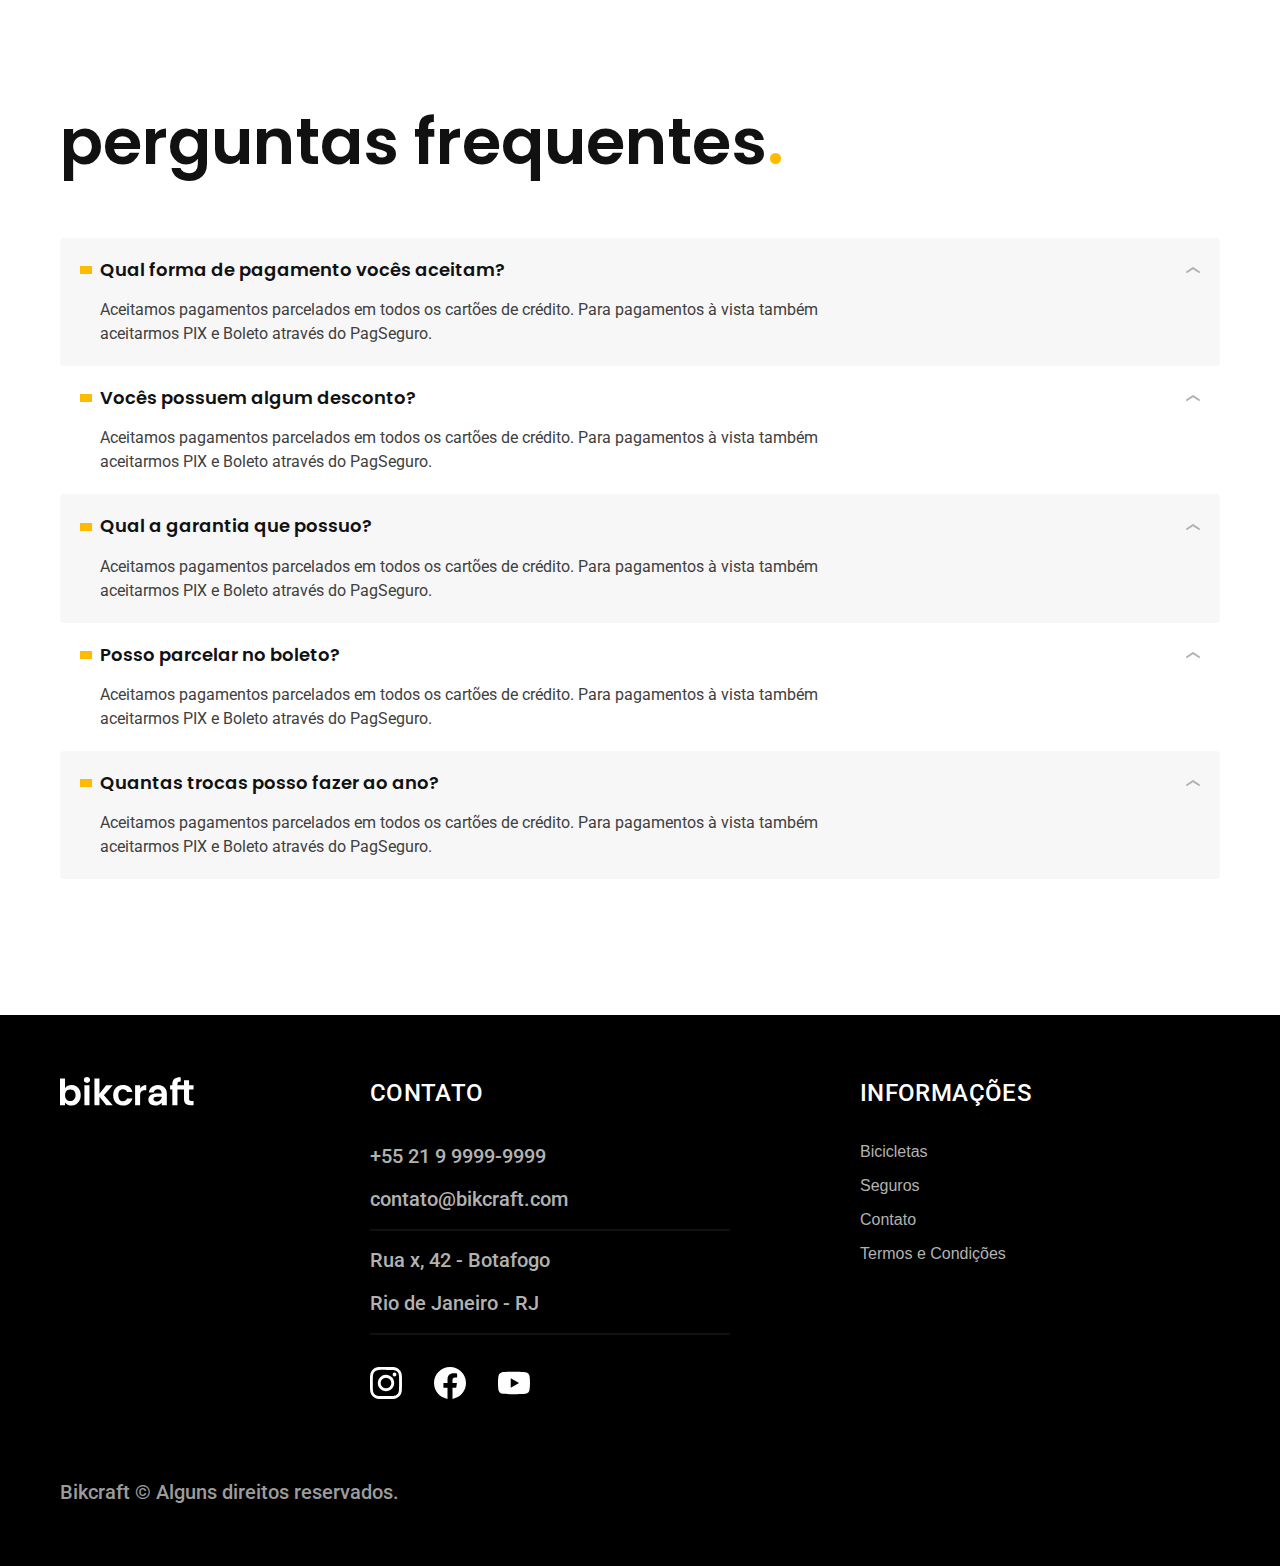
<file: seguros.html>
<!DOCTYPE html>
<html lang="pt-br">

<head>
  <meta charset="UTF-8">
  <meta name="viewport" content="width=device-width, initial-scale=1.0">
  <meta http-equiv="X-UA-Compatible" content="IE=edge">

  <title>Seguros | Bikcraft</title>
  <meta name="description" content="Seguros.">

  <link rel="preload" href="./css/style.css" as="style">
  <link rel="stylesheet" href="./css/style.css">
  <link rel="preconnect" href="https://fonts.googleapis.com">
  <link rel="preconnect" href="https://fonts.gstatic.com" crossorigin>
  <link href="https://fonts.googleapis.com/css2?family=Poppins:wght@400;600&family=Roboto:wght@400;500&family=Merriweather:ital,wght@1,900&display=swap" rel="stylesheet">
</head>

<body id="seguros">
  <header class="header-bg">
    <div class="header container">
      <a href="./">
        <img src="./img/bikcraft.svg" alt="Bikcraft">
      </a>
      <nav aria-label="primaria">
        <ul class="header-menu font-1-m cor-0">
          <li><a href="./bicicletas.html">Bicicletas</a></li>
          <li><a href="./seguros.html">Seguros</a></li>
          <li><a href="./contato.html">Contato</a></li>
        </ul>
      </nav>
    </div>
  </header>

  <main class="seguros-bg">
    <div class="titulo-bg">
      <div class="titulo container">
        <p class="font-2-l-b cor-5">Escolha o seguro</p>
        <h1 class="font-1-xxl cor-0">você seguro<span class="cor-p1">.</span></h1>
      </div>
    </div>


    <div class="seguros container">
      <div class="seguros-item">
        <h3 class="font-1-xl cor-6">PRATA</h3>
        <span class="font-1-xl cor-0">R$ 199 <span class="font-1-xs cor-6">mensal</span></span>
        <ul class="font-2-m cor-0">
          <li>Duas trocas por ano</li>
          <li>Assistência técnica</li>
          <li>Suporte 08h às 18h</li>
          <li>Cobertura estadual</li>
        </ul>
        <a class="botao secundario" href="./orcamento.html">Inscreva-se</a>
      </div>
      <div class="seguros-item">
        <h3 class="font-1-xl cor-p1">OURO</h3>
        <span class="font-1-xl cor-0">R$ 299 <span class="font-1-xs cor-6">mensal</span></span>
        <ul class="font-2-m cor-0">
          <li>Cinco trocas por ano</li>
          <li>Assistência especial</li>
          <li>Suporte 24h</li>
          <li>Cobertura nacional</li>
          <li>Desconto em parceiros</li>
          <li>Acesso ao Clube Bikcraft</li>
        </ul>
        <a class="botao" href="./orcamento.html">Inscreva-se</a>
      </div>
    </div>
  </main>

  <article class="vantagens-bg">
    <div class="vantagens container">
      <h2 class="font-1-xxl cor-0">Vantagens<span class="cor-p1">.</span></h2>
      <ul>
        <li>
          <img src="./img/icones/eletrica.svg" alt="">
          <h3 class="font-1-l cor-0">Reparo Elétrico</h3>
          <p class="font-2-s cor-5">Garantimos o reparo completo do seu motor em caso de falhas. Sabemos que falhas são raras, mas estamos aqui para caso ocorra.</p>
        </li>
        <li>
          <img src="./img/icones/carbono.svg" alt="">
          <h3 class="font-1-l cor-0">Carbono</h3>
          <p class="font-2-s cor-5">Nossos quadros são feitos para durar para sempre. Mas caso algo ocorra, ficamos felizes em reparar.</p>
        </li>
        <li>
          <img src="./img/icones/sustentavel.svg" alt="">
          <h3 class="font-1-l cor-0">Sustentável</h3>
          <p class="font-2-s cor-5">Trabalhamos com a filosofia de desperdício zero. Qualquer parte defeituosa é reciclada e reutilizada em outro projeto.</p>
        </li>
        <li>
          <img src="./img/icones/rastreador.svg" alt="">
          <h3 class="font-1-l cor-0">Recuperação</h3>
          <p class="font-2-s cor-5">Utilizamos o GPS da sua Bikcraft em conjunto com especialistas em segurança para efetuarmos a recuperação.</p>
        </li>
        <li>
          <img src="./img/icones/seguro.svg" alt="">
          <h3 class="font-1-l cor-0">Segurança</h3>
          <p class="font-2-s cor-5">Com o seguro Bikcraft você pode ficar tranquilo em saber que o seu dinheiro não será perdido em casos de roubo.</p>
        </li>
        <li>
          <img src="./img/icones/velocidade.svg" alt="">
          <h3 class="font-1-l cor-0">Rapidez</h3>
          <p class="font-2-s cor-5">A sua Bikcraft ficará pronta para uso no mesmo dia, caso você traga ela para ser reparada em uma das filiais.</p>
        </li>
      </ul>
    </div>
  </article>

  <article class="perguntas container">
    <h2 class="font-1-xxl">perguntas frequentes<span class="cor-p1">.</span></h2>

    <dl>
      <div>
        <dt class="font-1-m-b">Qual forma de pagamento vocês aceitam?</dt>
        <dd class="font-2-s cor-9">Aceitamos pagamentos parcelados em todos os cartões de crédito. Para pagamentos à vista também aceitarmos PIX e Boleto através do PagSeguro.</dd>
      </div>
      <div>
        <dt class="font-1-m-b">Vocês possuem algum desconto?</dt>
        <dd class="font-2-s cor-9">Aceitamos pagamentos parcelados em todos os cartões de crédito. Para pagamentos à vista também aceitarmos PIX e Boleto através do PagSeguro.</dd>
      </div>
      <div>
        <dt class="font-1-m-b">Qual a garantia que possuo?</dt>
        <dd class="font-2-s cor-9">Aceitamos pagamentos parcelados em todos os cartões de crédito. Para pagamentos à vista também aceitarmos PIX e Boleto através do PagSeguro.</dd>
      </div>
      <div>
        <dt class="font-1-m-b">Posso parcelar no boleto?</dt>
        <dd class="font-2-s cor-9">Aceitamos pagamentos parcelados em todos os cartões de crédito. Para pagamentos à vista também aceitarmos PIX e Boleto através do PagSeguro.</dd>
      </div>
      <div>
        <dt class="font-1-m-b">Quantas trocas posso fazer ao ano?</dt>
        <dd class="font-2-s cor-9">Aceitamos pagamentos parcelados em todos os cartões de crédito. Para pagamentos à vista também aceitarmos PIX e Boleto através do PagSeguro.</dd>
      </div>
    </dl>
  </article>

  <footer class="footer-bg">
    <div class="footer container">
      <img src="./img/bikcraft.svg" alt="Bikcraft">
      <div class="footer-contato">
        <h3 class="font-2-l-b cor-0">Contato</h3>
        <ul class="font-2-m cor-5">
          <li><a href="tel:+5521999999999">+55 21 9 9999-9999</a></li>
          <li><a href="mailto: contato@bikcraft.com">contato@bikcraft.com</a></li>
          <li>Rua x, 42 - Botafogo</li>
          <li>Rio de Janeiro - RJ</li>
        </ul>
        <div class="footer-redes">
          <a href="./">
            <img src="./img/redes/instagram.svg" alt="Instagram">
          </a>
          <a href="./">
            <img src="./img/redes/facebook.svg" alt="Facebook">
          </a>
          <a href="./">
            <img src="./img/redes/youtube.svg" alt="YouTube">
          </a>
        </div>
      </div>
      <div class="footer-informacoes">
        <h3 class="font-2-l-b cor-0">Informações</h3>
        <nav>
          <ul class="font-1-m1 cor-5">
            <li><a href="./bicicletas.html">Bicicletas</a></li>
            <li><a href="./seguros.html">Seguros</a></li>
            <li><a href="./contato.html">Contato</a></li>
            <li><a href="./termos.html">Termos e Condições</a></li>
          </ul>
        </nav>
      </div>
      <p class="footer-copy font-2-m cor-6">Bikcraft © Alguns direitos reservados.</p>
    </div>
  </footer>
</body>

</html>
</file>
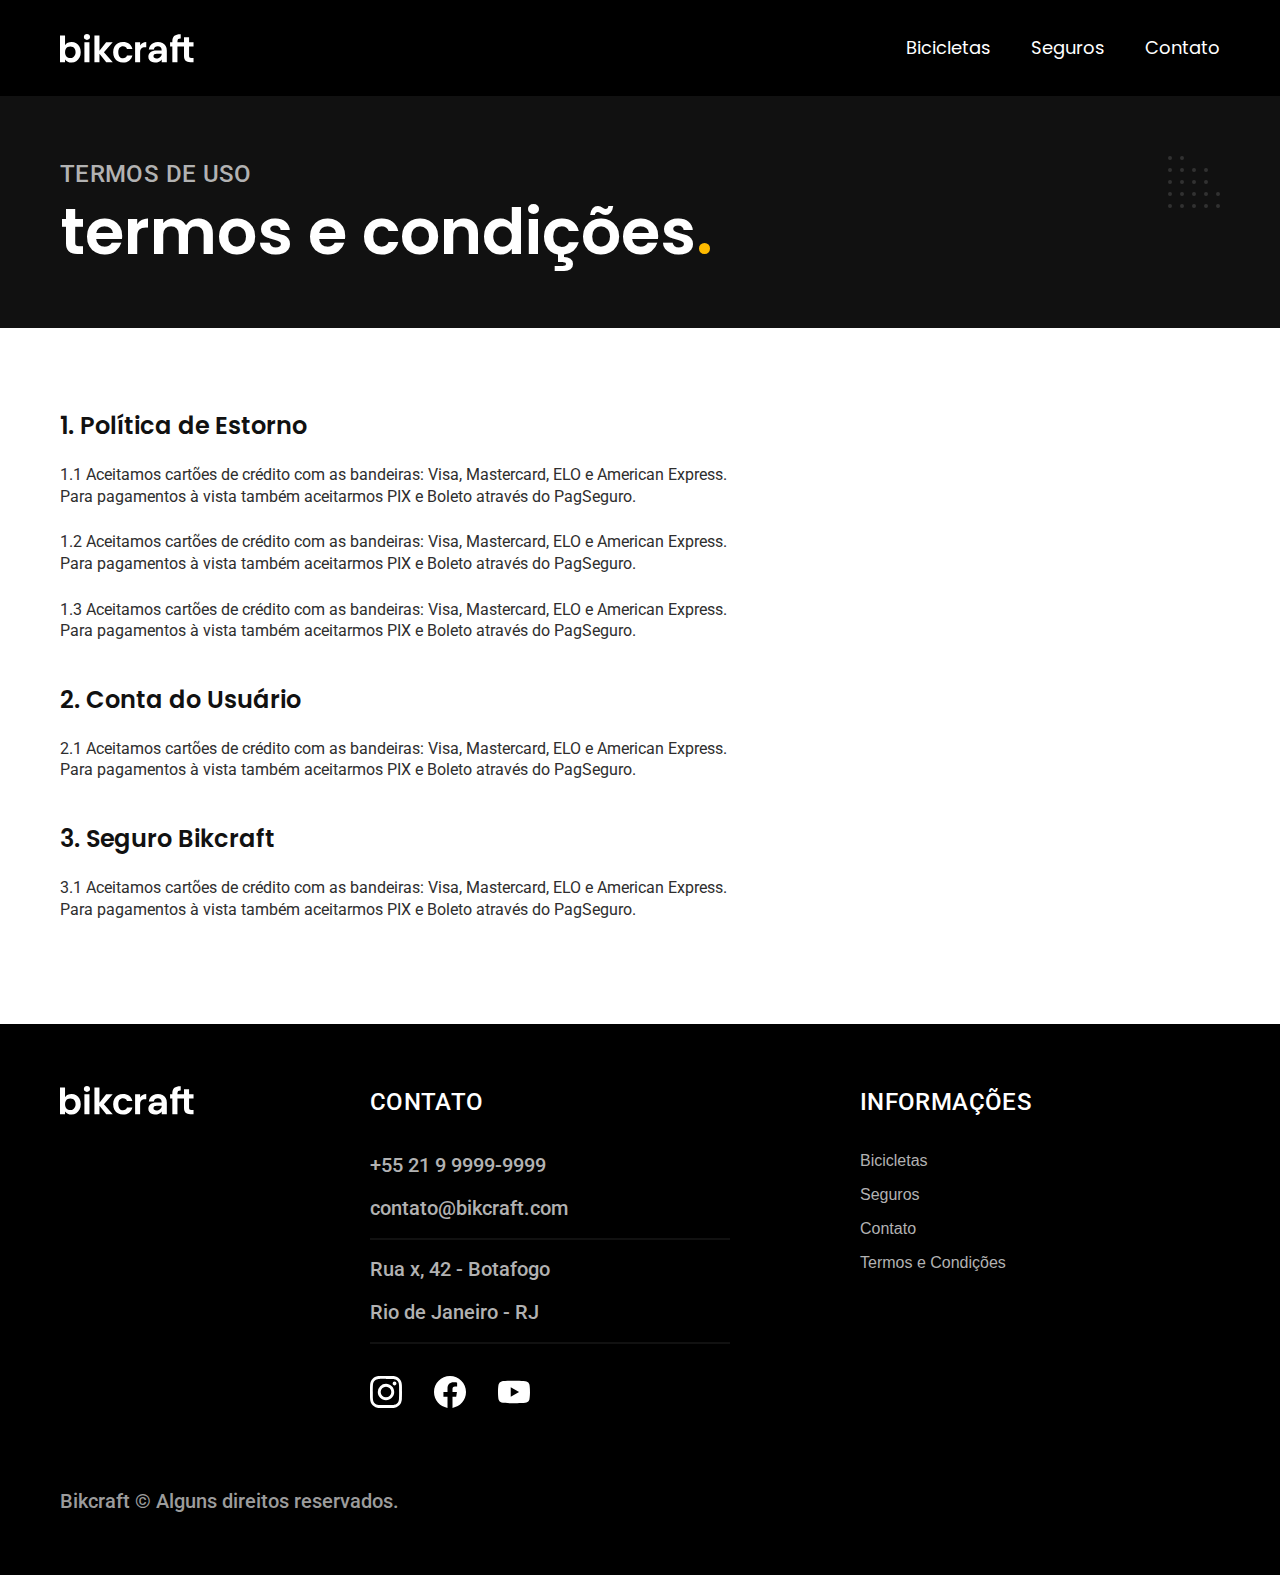
<file: termos.html>
<!DOCTYPE html>
<html lang="pt-br">

<head>
  <meta charset="UTF-8">
  <meta name="viewport" content="width=device-width, initial-scale=1.0">
  <meta http-equiv="X-UA-Compatible" content="IE=edge">

  <title>Termos e Condições | Bikcraft</title>
  <meta name="description" content="Termos e Condições.">

  <link rel="preload" href="./css/style.css" as="style">
  <link rel="stylesheet" href="./css/style.css">
  <link rel="preconnect" href="https://fonts.googleapis.com">
  <link rel="preconnect" href="https://fonts.gstatic.com" crossorigin>
  <link href="https://fonts.googleapis.com/css2?family=Poppins:wght@400;600&family=Roboto:wght@400;500&family=Merriweather:ital,wght@1,900&display=swap" rel="stylesheet">
</head>

<body id="termos">
  <header class="header-bg">
    <div class="header container">
      <a href="./">
        <img src="./img/bikcraft.svg" alt="Bikcraft">
      </a>
      <nav aria-label="primaria">
        <ul class="header-menu font-1-m cor-0">
          <li><a href="./bicicletas.html">Bicicletas</a></li>
          <li><a href="./seguros.html">Seguros</a></li>
          <li><a href="./contato.html">Contato</a></li>
        </ul>
      </nav>
    </div>
  </header>

  <main>
    <div class="titulo-bg">
      <div class="titulo container">
        <p class="font-2-l-b cor-5">Termos de Uso</p>
        <h1 class="font-1-xxl cor-0">termos e condições<span class="cor-p1">.</span></h1>
      </div>
    </div>

    <div class="termos font-2-s cor-10 container">
      <h2 class="font-1-l cor-11">1. Política de Estorno</h2>
      <p>1.1 Aceitamos cartões de crédito com as bandeiras: Visa, Mastercard, ELO e American Express. Para pagamentos à vista também aceitarmos PIX e Boleto através do PagSeguro.</p>
      <p>1.2 Aceitamos cartões de crédito com as bandeiras: Visa, Mastercard, ELO e American Express. Para pagamentos à vista também aceitarmos PIX e Boleto através do PagSeguro.</p>
      <p>1.3 Aceitamos cartões de crédito com as bandeiras: Visa, Mastercard, ELO e American Express. Para pagamentos à vista também aceitarmos PIX e Boleto através do PagSeguro.</p>
      <h2 class="font-1-l cor-11">2. Conta do Usuário</h2>
      <p>2.1 Aceitamos cartões de crédito com as bandeiras: Visa, Mastercard, ELO e American Express. Para pagamentos à vista também aceitarmos PIX e Boleto através do PagSeguro.</p>
      <h2 class="font-1-l cor-11">3. Seguro Bikcraft</h2>
      <p>3.1 Aceitamos cartões de crédito com as bandeiras: Visa, Mastercard, ELO e American Express. Para pagamentos à vista também aceitarmos PIX e Boleto através do PagSeguro.</p>
    </div>
  </main>

  <footer class="footer-bg">
    <div class="footer container">
      <img src="./img/bikcraft.svg" alt="Bikcraft">
      <div class="footer-contato">
        <h3 class="font-2-l-b cor-0">Contato</h3>
        <ul class="font-2-m cor-5">
          <li><a href="tel:+5521999999999">+55 21 9 9999-9999</a></li>
          <li><a href="mailto: contato@bikcraft.com">contato@bikcraft.com</a></li>
          <li>Rua x, 42 - Botafogo</li>
          <li>Rio de Janeiro - RJ</li>
        </ul>
        <div class="footer-redes">
          <a href="./">
            <img src="./img/redes/instagram.svg" alt="Instagram">
          </a>
          <a href="./">
            <img src="./img/redes/facebook.svg" alt="Facebook">
          </a>
          <a href="./">
            <img src="./img/redes/youtube.svg" alt="YouTube">
          </a>
        </div>
      </div>
      <div class="footer-informacoes">
        <h3 class="font-2-l-b cor-0">Informações</h3>
        <nav>
          <ul class="font-1-m1 cor-5">
            <li><a href="./bicicletas.html">Bicicletas</a></li>
            <li><a href="./seguros.html">Seguros</a></li>
            <li><a href="./contato.html">Contato</a></li>
            <li><a href="./termos.html">Termos e Condições</a></li>
          </ul>
        </nav>
      </div>
      <p class="footer-copy font-2-m cor-6">Bikcraft © Alguns direitos reservados.</p>
    </div>
  </footer>
</body>

</html>
</file>
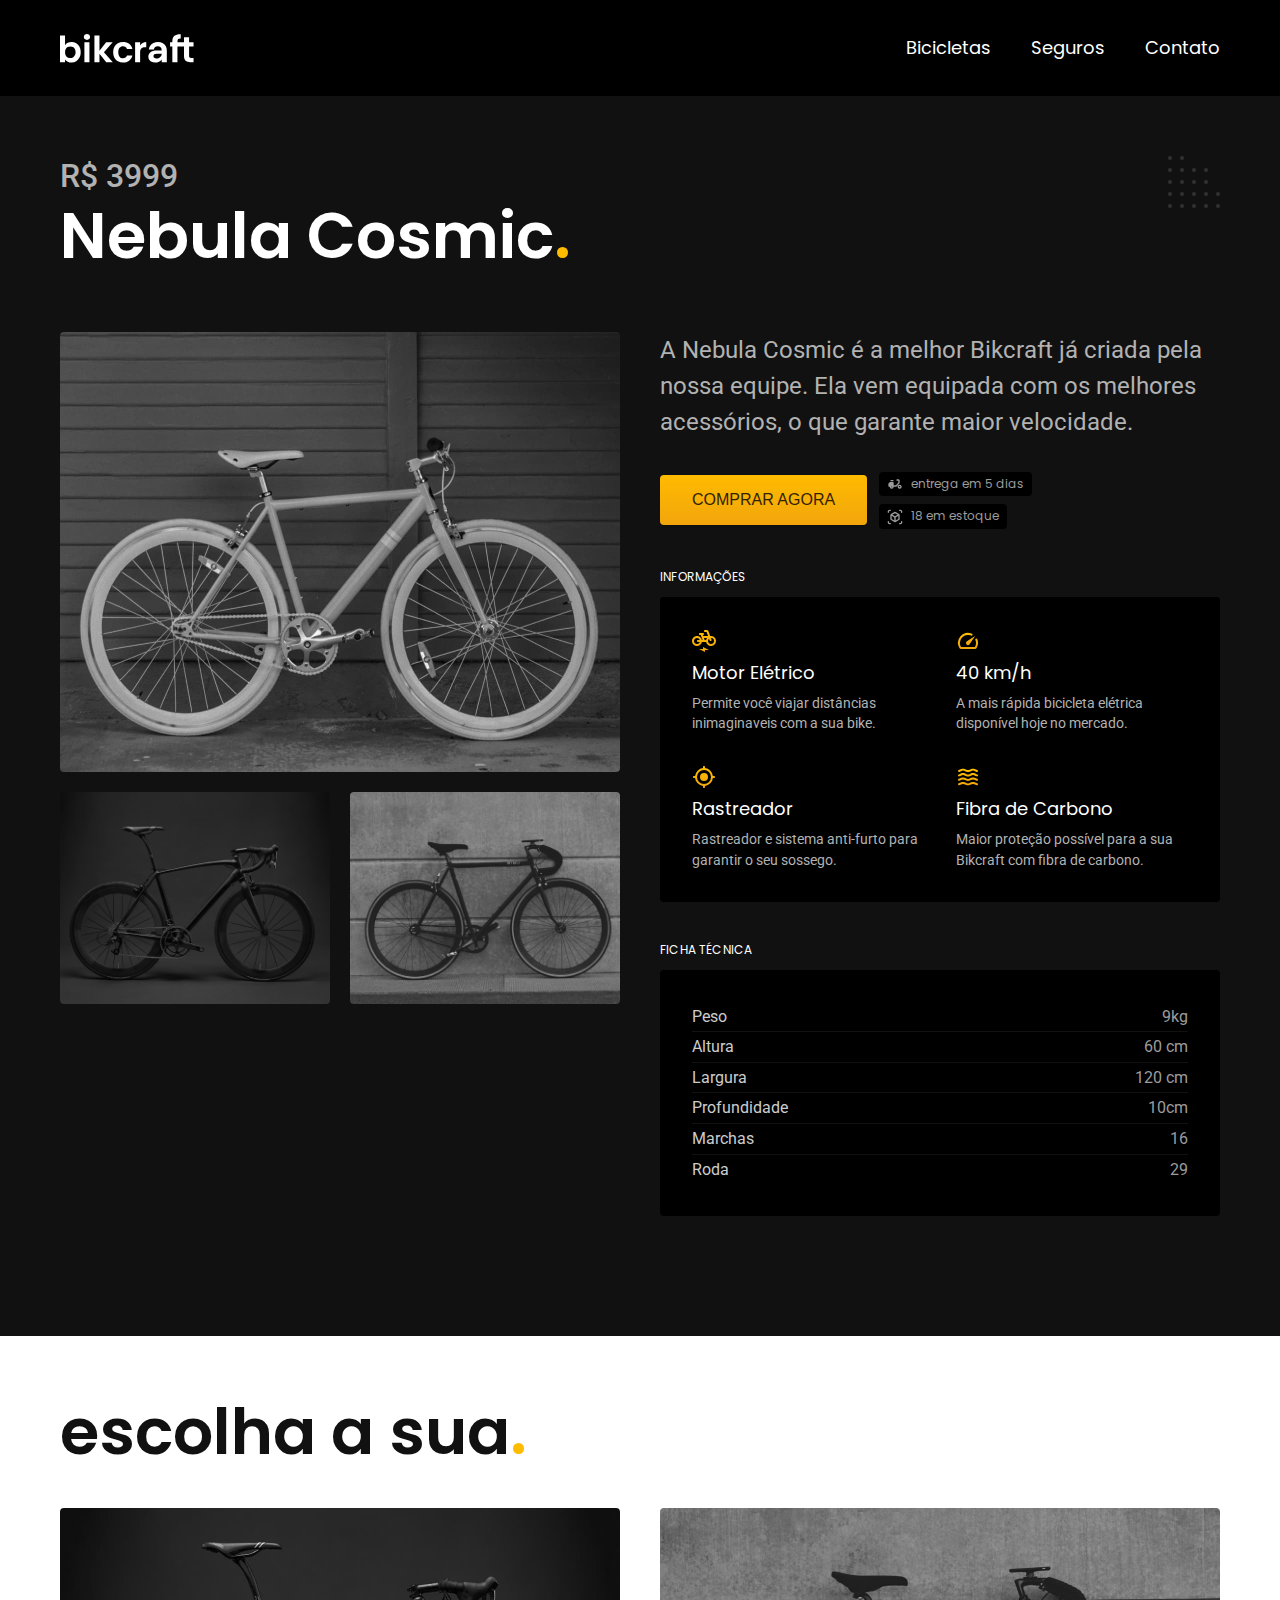
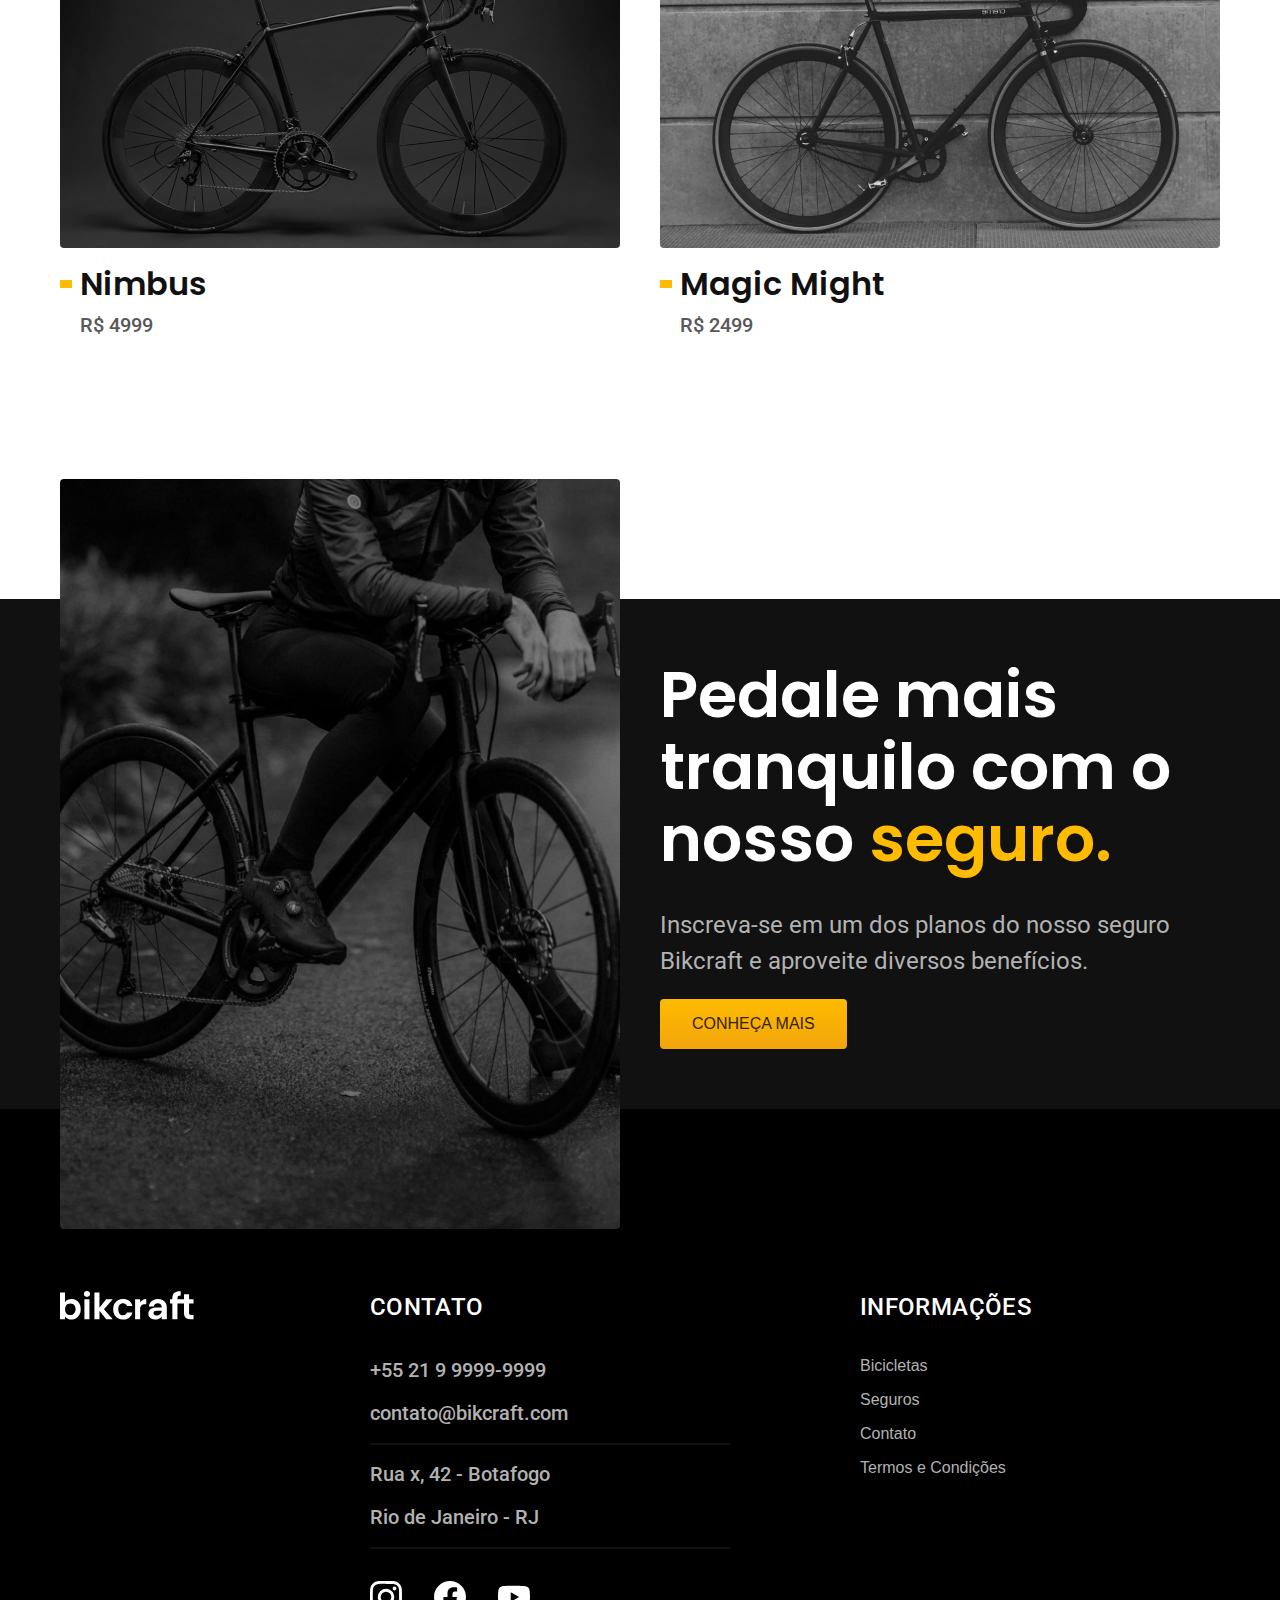
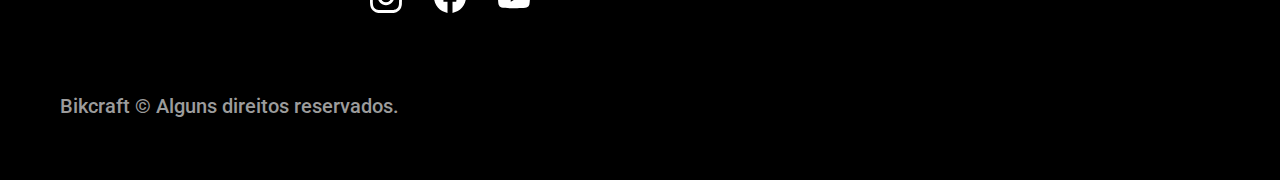
<file: bicicletas/nebula.html>
<!DOCTYPE html>
<html lang="pt-br">

<head>
  <meta charset="UTF-8">
  <meta name="viewport" content="width=device-width, initial-scale=1.0">
  <meta http-equiv="X-UA-Compatible" content="IE=edge">

  <title>Nebula | Bikcraft</title>
  <meta name="description" content="Termos e Condições.">

  <link rel="stylesheet" href="../css/style.css">

  <link rel="preconnect" href="https://fonts.googleapis.com">
  <link rel="preconnect" href="https://fonts.gstatic.com" crossorigin>
  <link href="https://fonts.googleapis.com/css2?family=Poppins:wght@400;600&family=Roboto:wght@400;500&family=Merriweather:ital,wght@1,900&display=swap" rel="stylesheet">
</head>

<body id="nimbus">
  <header class="header-bg">
    <div class="header container">
      <a href="../">
        <img src="../img/bikcraft.svg" alt="Bikcraft">
      </a>
      <nav aria-label="primaria">
        <ul class="header-menu font-1-m cor-0">
          <li><a href="../bicicletas.html">Bicicletas</a></li>
          <li><a href="../seguros.html">Seguros</a></li>
          <li><a href="../contato.html">Contato</a></li>
        </ul>
      </nav>
    </div>
  </header>

  <main class="titulo-bg">
    <div>
      <div class="titulo container">
        <p class="font-2-xl cor-5">R$ 3999</p>
        <h1 class="font-1-xxl cor-0">Nebula Cosmic<span class="cor-p1">.</span></h1>
      </div>
    </div>

    <div class="bicicleta container">
      <div class="bicicleta-imagens">
        <img src="../img/bicicleta/nimbus3.jpg" alt="">
        <img src="../img/bicicleta/nimbus1.jpg" alt="">
        <img src="../img/bicicleta/nimbus2.jpg" alt="">
      </div>
      <div class="bicicleta-conteudo">
        <p class="font-2-l cor-5">A Nebula Cosmic é a melhor Bikcraft já criada pela nossa equipe. Ela vem equipada com os melhores acessórios, o que garante maior velocidade.</p>
        <div class="bicicleta-comprar">
          <a class="botao" href="../orcamento.html">Comprar agora</a>
          <span class="font-1-xs cor-6"><img src="../img/icones/entrega.svg" alt="">entrega em 5 dias</span>
          <span class="font-1-xs cor-6"><img src="../img/icones/estoque.svg" alt="">18 em estoque</span>
        </div>

        <h2 class="font-1-xs cor-0">Informações</h2>
        <ul class="bicicleta-informacoes">
          <li>
            <img src="../img/icones/eletrica.svg" alt="">
            <h3 class="font-1-m cor-0">Motor Elétrico</h3>
            <p class="font-2-xs cor-5">Permite você viajar distâncias inimaginaveis com a sua bike.</p>
          </li>
          <li>
            <img src="../img/icones/velocidade.svg" alt="">
            <h3 class="font-1-m cor-0">40 km/h</h3>
            <p class="font-2-xs cor-5">A mais rápida bicicleta elétrica disponível hoje no mercado.</p>
          </li>
          <li>
            <img src="../img/icones/rastreador.svg" alt="">
            <h3 class="font-1-m cor-0">Rastreador</h3>
            <p class="font-2-xs cor-5">Rastreador e sistema anti-furto para garantir o seu sossego.</p>
          </li>
          <li>
            <img src="../img/icones/carbono.svg" alt="">
            <h3 class="font-1-m cor-0">Fibra de Carbono</h3>
            <p class="font-2-xs cor-5">Maior proteção possível para a sua Bikcraft com fibra de carbono.</p>
          </li>
        </ul>
        <h2 class="font-1-xs cor-0">Ficha técnica</h2>
        <ul class="bicicleta-ficha font-2-s cor-4">
          <li>Peso <span>9kg</span></li>
          <li>Altura <span>60 cm</span></li>
          <li>Largura <span>120 cm</span></li>
          <li>Profundidade <span>10cm</span></li>
          <li>Marchas <span>16</span></li>
          <li>Roda <span>29</span></li>
        </ul>
      </div>
    </div>
  </main>

  <article class="bibicletas-lista container">
    <h2 class="font-1-xxl">escolha a sua<span class="cor-p1">.</span></h2>

    <ul>
      <li>
        <a href="./nimbus.html">
          <img src="../img/bicicletas/nimbus.jpg" alt="Bicileta preta">
          <h3 class="font-1-xl">Nimbus</h3>
          <span class="font-2-m cor-8">R$ 4999</span>
        </a>
      </li>

      <li>
        <a href="./magic.html">
          <img src="../img/bicicletas/magic.jpg" alt="Bicileta preta">
          <h3 class="font-1-xl">Magic Might</h3>
          <span class="font-2-m cor-8">R$ 2499</span>
        </a>
      </li>
    </ul>
  </article>

  <article class="seguro-bg">
    <div class="seguro container">
      <div class="seguro-imagem">
        <img src="../img/fotos/seguros.jpg" alt="Pessoa parada em cima de uma bicicleta.">
      </div>
      <div class="seguro-conteudo">
        <h2 class="font-1-xxl cor-0">Pedale mais tranquilo com o nosso <span class="cor-p1">seguro.</span></h2>
        <p class="font-2-l cor-5">Inscreva-se em um dos planos do nosso seguro Bikcraft e aproveite diversos benefícios.</p>
        <a class="botao" href="../seguros.html">Conheça Mais</a>
      </div>
    </div>
  </article>

  <footer class="footer-bg">
    <div class="footer container">
      <img src="../img/bikcraft.svg" alt="Bikcraft">
      <div class="footer-contato">
        <h3 class="font-2-l-b cor-0">Contato</h3>
        <ul class="font-2-m cor-5">
          <li><a href="tel:+5521999999999">+55 21 9 9999-9999</a></li>
          <li><a href="mailto: contato@bikcraft.com">contato@bikcraft.com</a></li>
          <li>Rua x, 42 - Botafogo</li>
          <li>Rio de Janeiro - RJ</li>
        </ul>
        <div class="footer-redes">
          <a href="./">
            <img src="../img/redes/instagram.svg" alt="Instagram">
          </a>
          <a href="./">
            <img src="../img/redes/facebook.svg" alt="Facebook">
          </a>
          <a href="./">
            <img src="../img/redes/youtube.svg" alt="YouTube">
          </a>
        </div>
      </div>
      <div class="footer-informacoes">
        <h3 class="font-2-l-b cor-0">Informações</h3>
        <nav>
          <ul class="font-1-m1 cor-5">
            <li><a href="../bicicletas.html">Bicicletas</a></li>
            <li><a href="../seguros.html">Seguros</a></li>
            <li><a href="../contato.html">Contato</a></li>
            <li><a href="../termos.html">Termos e Condições</a></li>
          </ul>
        </nav>
      </div>
      <p class="footer-copy font-2-m cor-6">Bikcraft © Alguns direitos reservados.</p>
    </div>
  </footer>
</body>

</html>
</file>
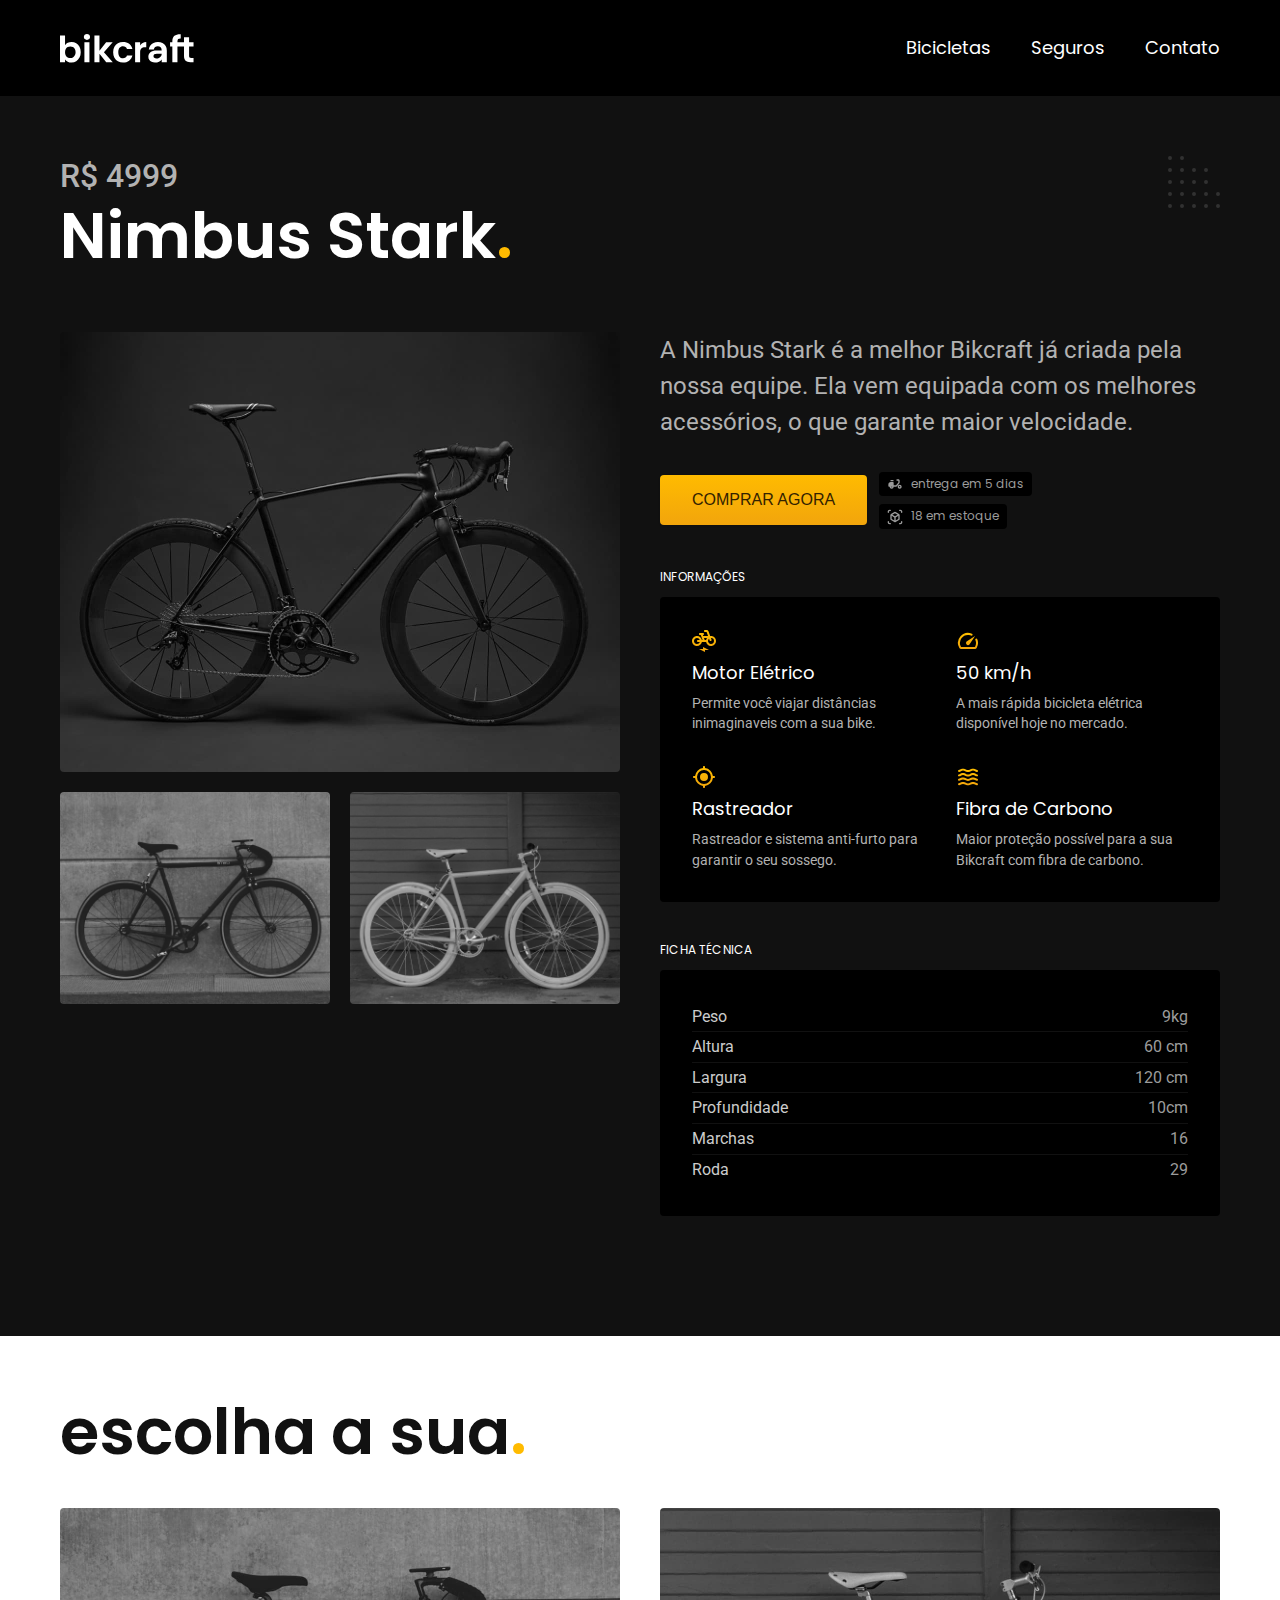
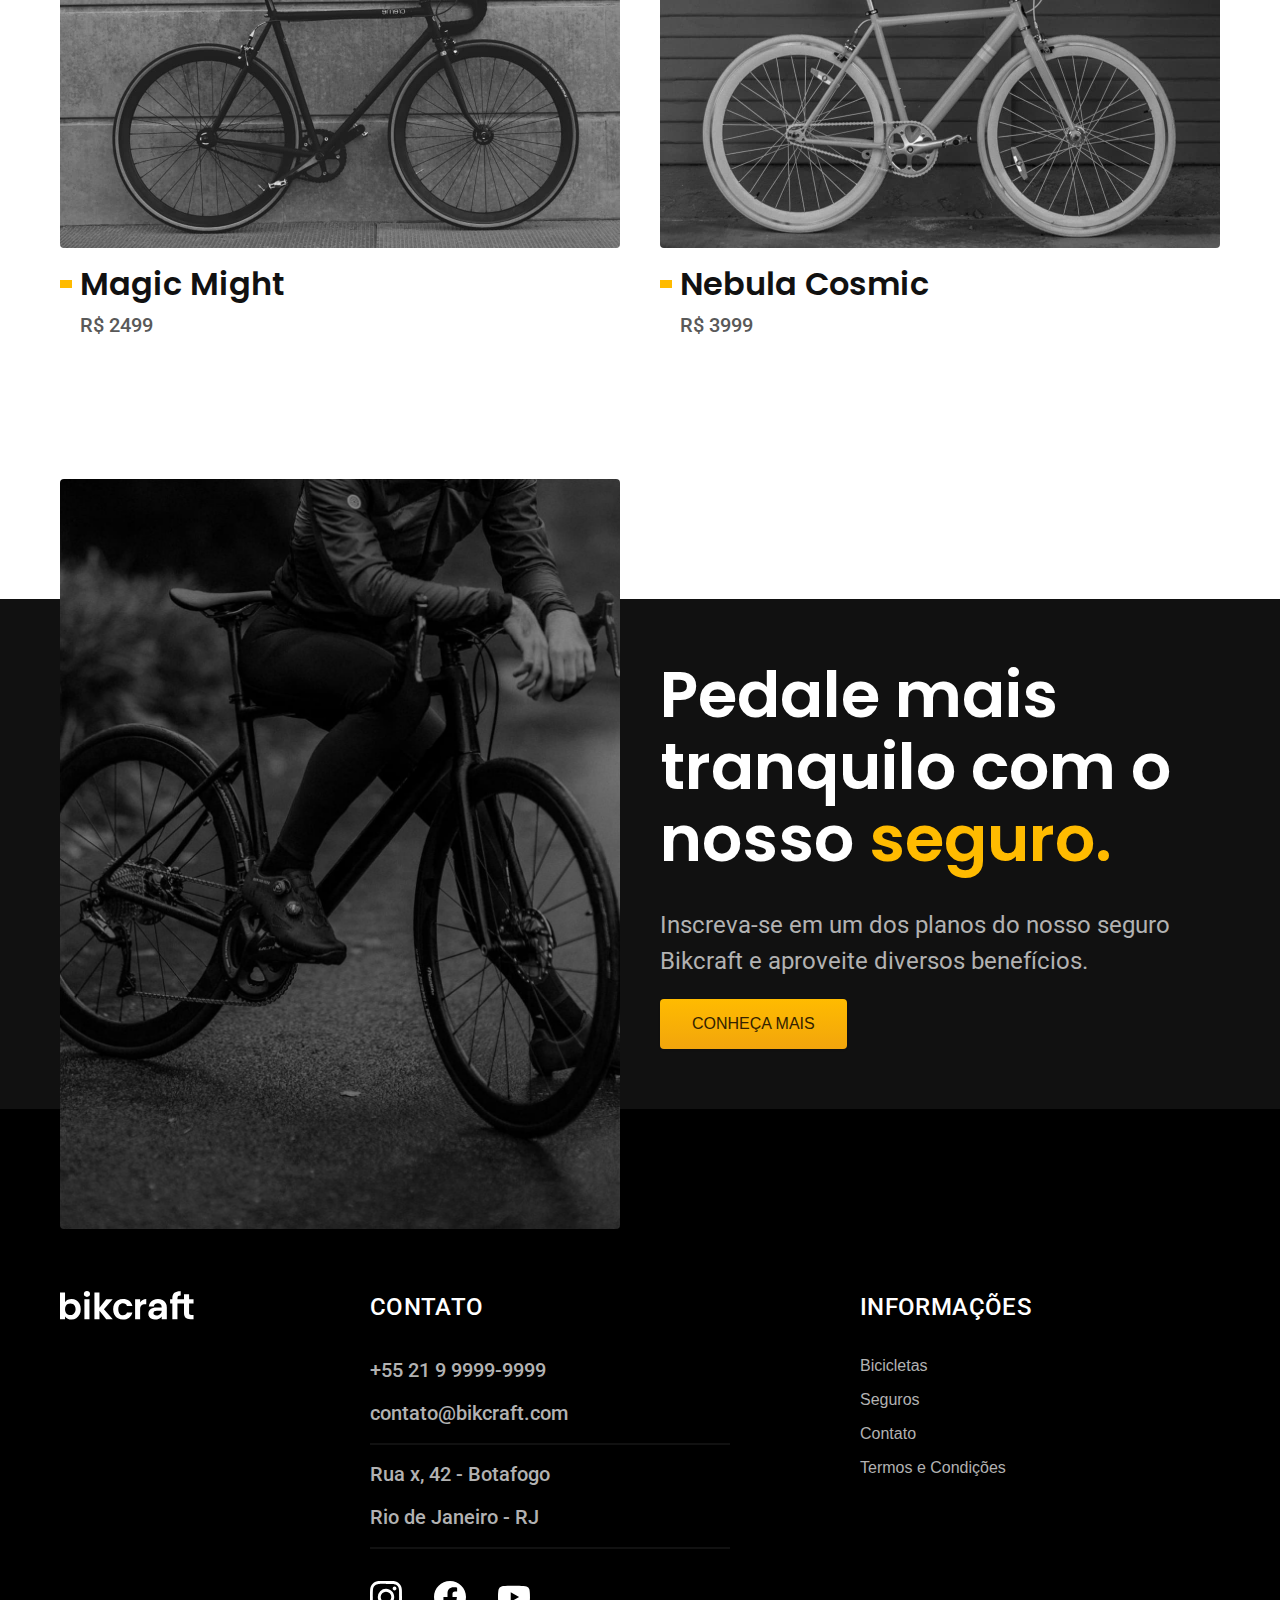
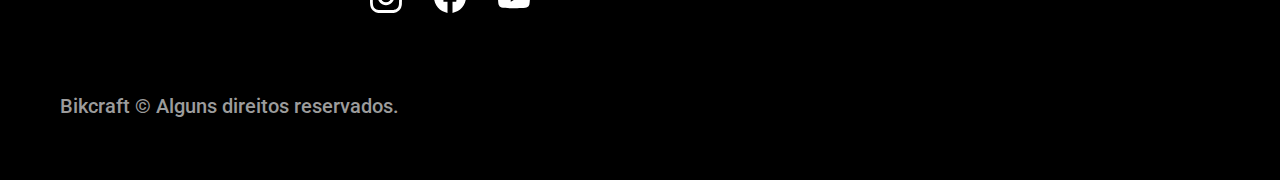
<file: bicicletas/nimbus.html>
<!DOCTYPE html>
<html lang="pt-br">

<head>
  <meta charset="UTF-8">
  <meta name="viewport" content="width=device-width, initial-scale=1.0">
  <meta http-equiv="X-UA-Compatible" content="IE=edge">

  <title>Nimbus | Bikcraft</title>
  <meta name="description" content="Termos e Condições.">

  <link rel="stylesheet" href="../css/style.css">

  <link rel="preconnect" href="https://fonts.googleapis.com">
  <link rel="preconnect" href="https://fonts.gstatic.com" crossorigin>
  <link href="https://fonts.googleapis.com/css2?family=Poppins:wght@400;600&family=Roboto:wght@400;500&family=Merriweather:ital,wght@1,900&display=swap" rel="stylesheet">
</head>

<body id="nimbus">
  <header class="header-bg">
    <div class="header container">
      <a href="../">
        <img src="../img/bikcraft.svg" alt="Bikcraft">
      </a>
      <nav aria-label="primaria">
        <ul class="header-menu font-1-m cor-0">
          <li><a href="../bicicletas.html">Bicicletas</a></li>
          <li><a href="../seguros.html">Seguros</a></li>
          <li><a href="../contato.html">Contato</a></li>
        </ul>
      </nav>
    </div>
  </header>

  <main class="titulo-bg">
    <div>
      <div class="titulo container">
        <p class="font-2-xl cor-5">R$ 4999</p>
        <h1 class="font-1-xxl cor-0">Nimbus Stark<span class="cor-p1">.</span></h1>
      </div>
    </div>

    <div class="bicicleta container">
      <div class="bicicleta-imagens">
        <img src="../img/bicicleta/nimbus1.jpg" alt="">
        <img src="../img/bicicleta/nimbus2.jpg" alt="">
        <img src="../img/bicicleta/nimbus3.jpg" alt="">
      </div>
      <div class="bicicleta-conteudo">
        <p class="font-2-l cor-5">A Nimbus Stark é a melhor Bikcraft já criada pela nossa equipe. Ela vem equipada com os melhores acessórios, o que garante maior velocidade.</p>
        <div class="bicicleta-comprar">
          <a class="botao" href="../orcamento.html">Comprar agora</a>
          <span class="font-1-xs cor-6"><img src="../img/icones/entrega.svg" alt="">entrega em 5 dias</span>
          <span class="font-1-xs cor-6"><img src="../img/icones/estoque.svg" alt="">18 em estoque</span>
        </div>

        <h2 class="font-1-xs cor-0">Informações</h2>
        <ul class="bicicleta-informacoes">
          <li>
            <img src="../img/icones/eletrica.svg" alt="">
            <h3 class="font-1-m cor-0">Motor Elétrico</h3>
            <p class="font-2-xs cor-5">Permite você viajar distâncias inimaginaveis com a sua bike.</p>
          </li>
          <li>
            <img src="../img/icones/velocidade.svg" alt="">
            <h3 class="font-1-m cor-0">50 km/h</h3>
            <p class="font-2-xs cor-5">A mais rápida bicicleta elétrica disponível hoje no mercado.</p>
          </li>
          <li>
            <img src="../img/icones/rastreador.svg" alt="">
            <h3 class="font-1-m cor-0">Rastreador</h3>
            <p class="font-2-xs cor-5">Rastreador e sistema anti-furto para garantir o seu sossego.</p>
          </li>
          <li>
            <img src="../img/icones/carbono.svg" alt="">
            <h3 class="font-1-m cor-0">Fibra de Carbono</h3>
            <p class="font-2-xs cor-5">Maior proteção possível para a sua Bikcraft com fibra de carbono.</p>
          </li>
        </ul>
        <h2 class="font-1-xs cor-0">Ficha técnica</h2>
        <ul class="bicicleta-ficha font-2-s cor-4">
          <li>Peso <span>9kg</span></li>
          <li>Altura <span>60 cm</span></li>
          <li>Largura <span>120 cm</span></li>
          <li>Profundidade <span>10cm</span></li>
          <li>Marchas <span>16</span></li>
          <li>Roda <span>29</span></li>
        </ul>
      </div>
    </div>
  </main>

  <article class="bibicletas-lista container">
    <h2 class="font-1-xxl">escolha a sua<span class="cor-p1">.</span></h2>

    <ul>
      <li>
        <a href="./magic.html">
          <img src="../img/bicicletas/magic.jpg" alt="Bicileta preta">
          <h3 class="font-1-xl">Magic Might</h3>
          <span class="font-2-m cor-8">R$ 2499</span>
        </a>
      </li>

      <li>
        <a href="./nebula.html">
          <img src="../img/bicicletas/nebula.jpg" alt="Bicileta preta">
          <h3 class="font-1-xl">Nebula Cosmic</h3>
          <span class="font-2-m cor-8">R$ 3999</span>
        </a>
      </li>
    </ul>
  </article>

  <article class="seguro-bg">
    <div class="seguro container">
      <div class="seguro-imagem">
        <img src="../img/fotos/seguros.jpg" alt="Pessoa parada em cima de uma bicicleta.">
      </div>
      <div class="seguro-conteudo">
        <h2 class="font-1-xxl cor-0">Pedale mais tranquilo com o nosso <span class="cor-p1">seguro.</span></h2>
        <p class="font-2-l cor-5">Inscreva-se em um dos planos do nosso seguro Bikcraft e aproveite diversos benefícios.</p>
        <a class="botao" href="../seguros.html">Conheça Mais</a>
      </div>
    </div>
  </article>

  <footer class="footer-bg">
    <div class="footer container">
      <img src="../img/bikcraft.svg" alt="Bikcraft">
      <div class="footer-contato">
        <h3 class="font-2-l-b cor-0">Contato</h3>
        <ul class="font-2-m cor-5">
          <li><a href="tel:+5521999999999">+55 21 9 9999-9999</a></li>
          <li><a href="mailto: contato@bikcraft.com">contato@bikcraft.com</a></li>
          <li>Rua x, 42 - Botafogo</li>
          <li>Rio de Janeiro - RJ</li>
        </ul>
        <div class="footer-redes">
          <a href="./">
            <img src="../img/redes/instagram.svg" alt="Instagram">
          </a>
          <a href="./">
            <img src="../img/redes/facebook.svg" alt="Facebook">
          </a>
          <a href="./">
            <img src="../img/redes/youtube.svg" alt="YouTube">
          </a>
        </div>
      </div>
      <div class="footer-informacoes">
        <h3 class="font-2-l-b cor-0">Informações</h3>
        <nav>
          <ul class="font-1-m1 cor-5">
            <li><a href="../bicicletas.html">Bicicletas</a></li>
            <li><a href="../seguros.html">Seguros</a></li>
            <li><a href="../contato.html">Contato</a></li>
            <li><a href="../termos.html">Termos e Condições</a></li>
          </ul>
        </nav>
      </div>
      <p class="footer-copy font-2-m cor-6">Bikcraft © Alguns direitos reservados.</p>
    </div>
  </footer>
</body>

</html>
</file>
<file: css/style.css>
@import "./global/global.css";
@import "./utilidades/tipografia.css";
@import "./utilidades/cores.css";

@import "./global/header.css";
@import "./global/footer.css";

/* Utilidades */
@import "./utilidades/componentes.css";
@import "./utilidades/formulario.css";

/* Home */
@import "./home/introducao.css";
@import "./home/tecnologia.css";
@import "./home/parceiros.css";
@import "./home/depoimentos.css";

/* Bicicletas */
@import "./bicicletas/bicicletas-lista.css";
@import "./bicicletas/bicicletas.css";

/* Bicicletas */
@import "./bicicleta/bicicleta.css";
@import "./bicicleta/seguro.css";

/* Seguros */
@import "./seguros/seguros.css";
@import "./seguros/vantagens.css";
@import "./seguros/perguntas.css";

/* contato */
@import "./contato/contato.css";
@import "./contato/lojas.css";

/* orçamento */
@import "./orcamento/orcamento.css";

/* termos */
@import "./termos/termos.css";
</file>
